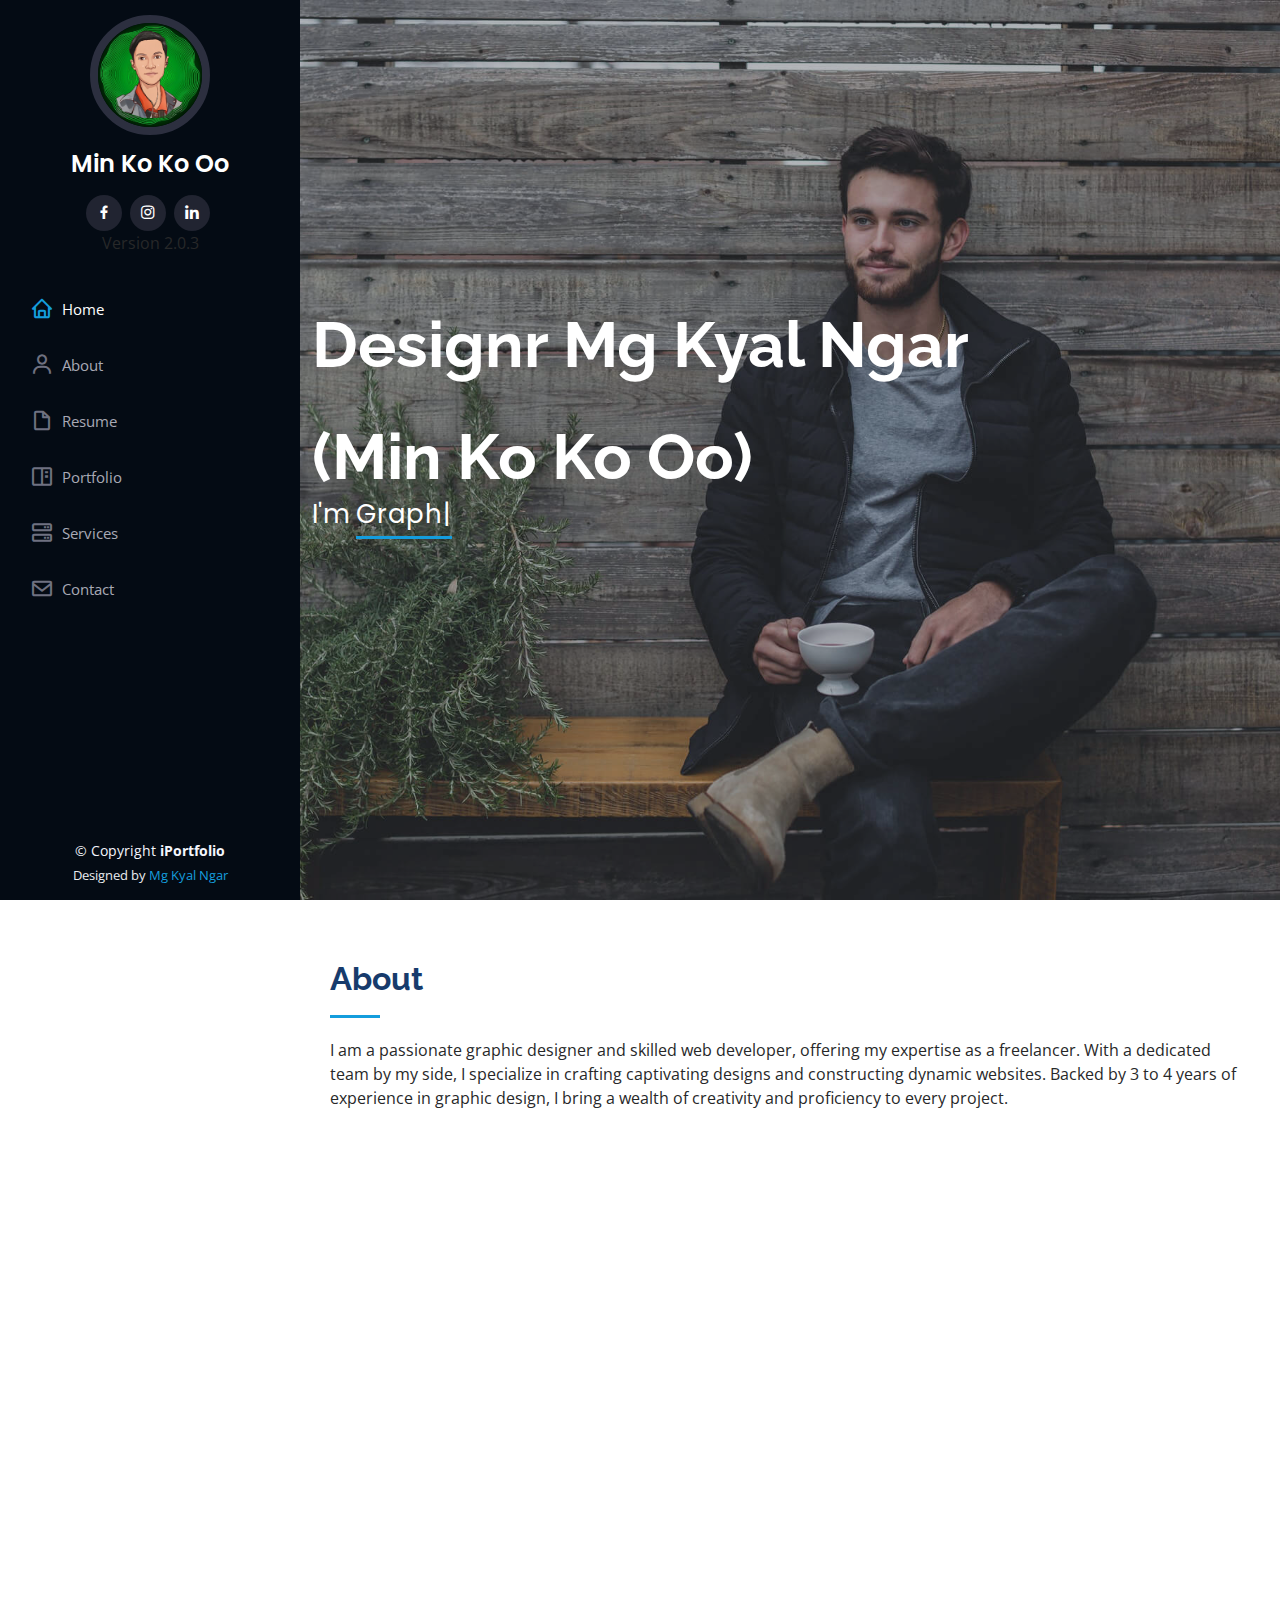
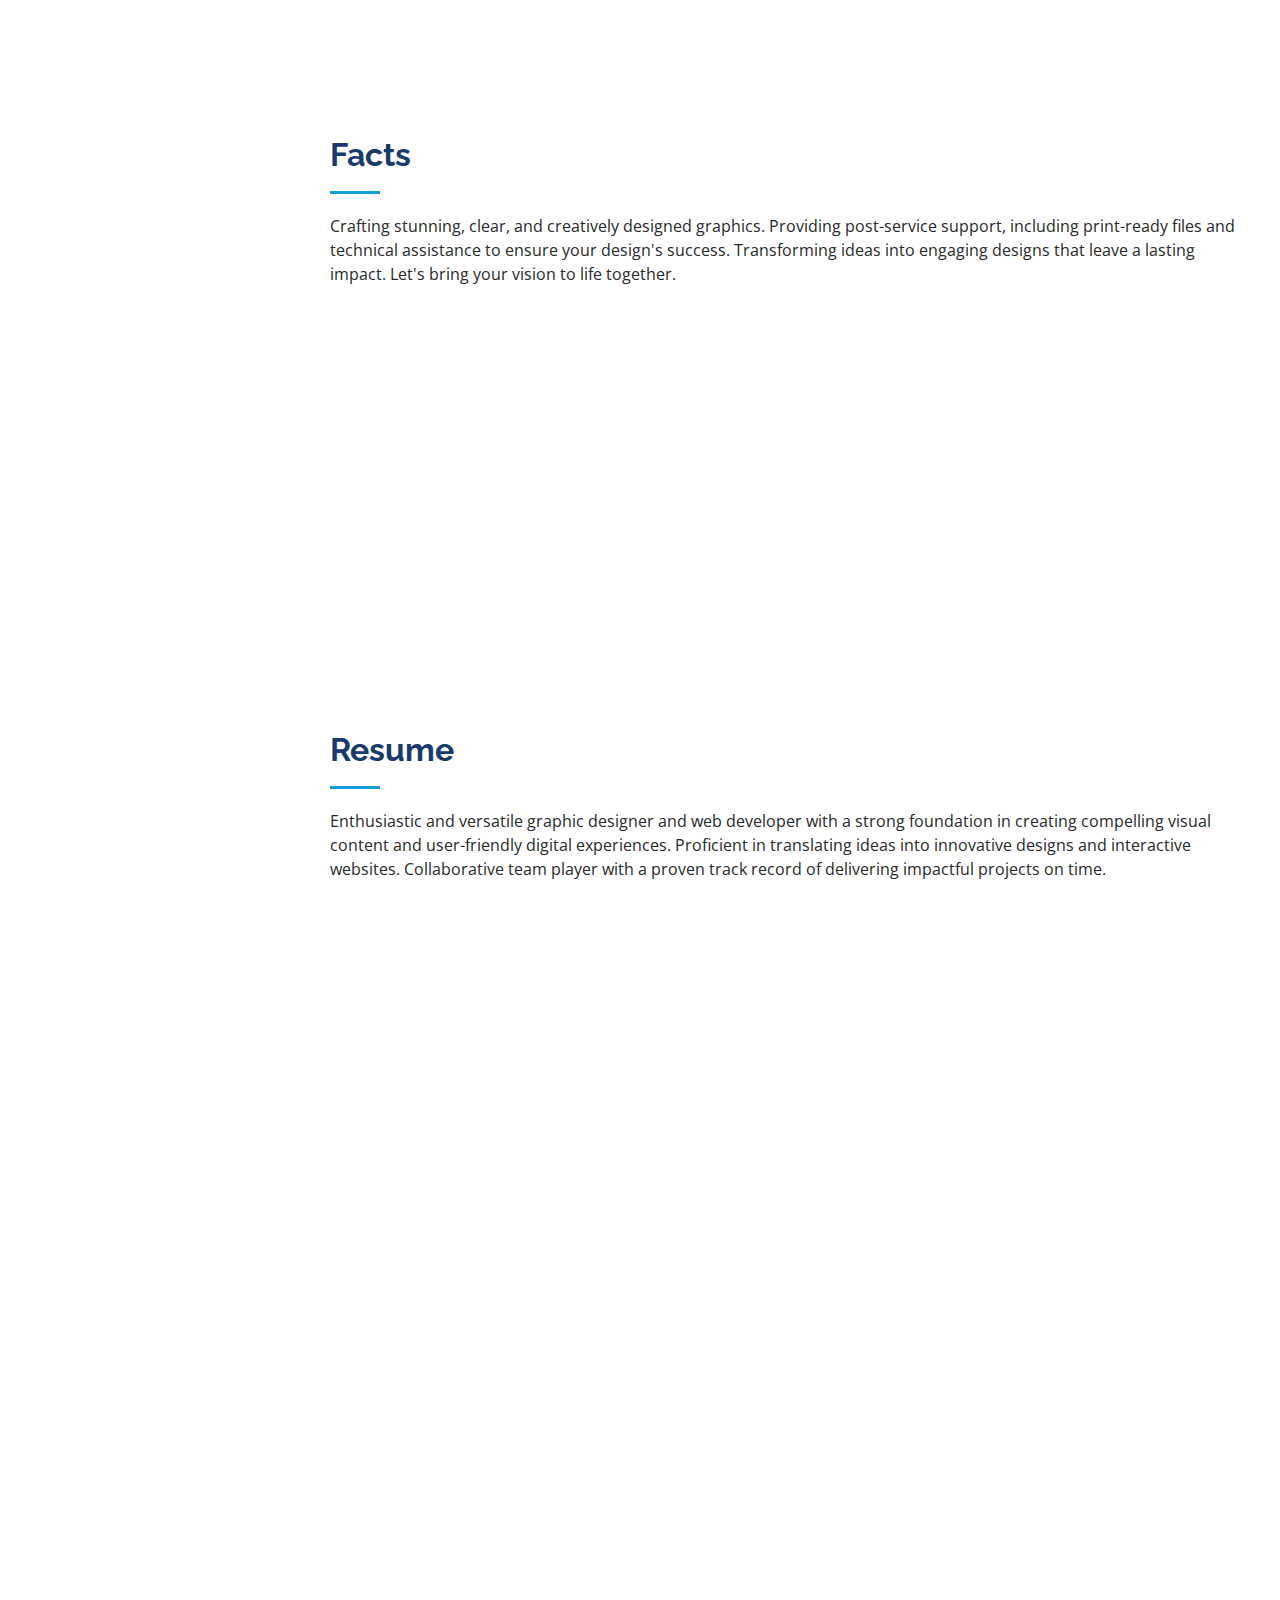
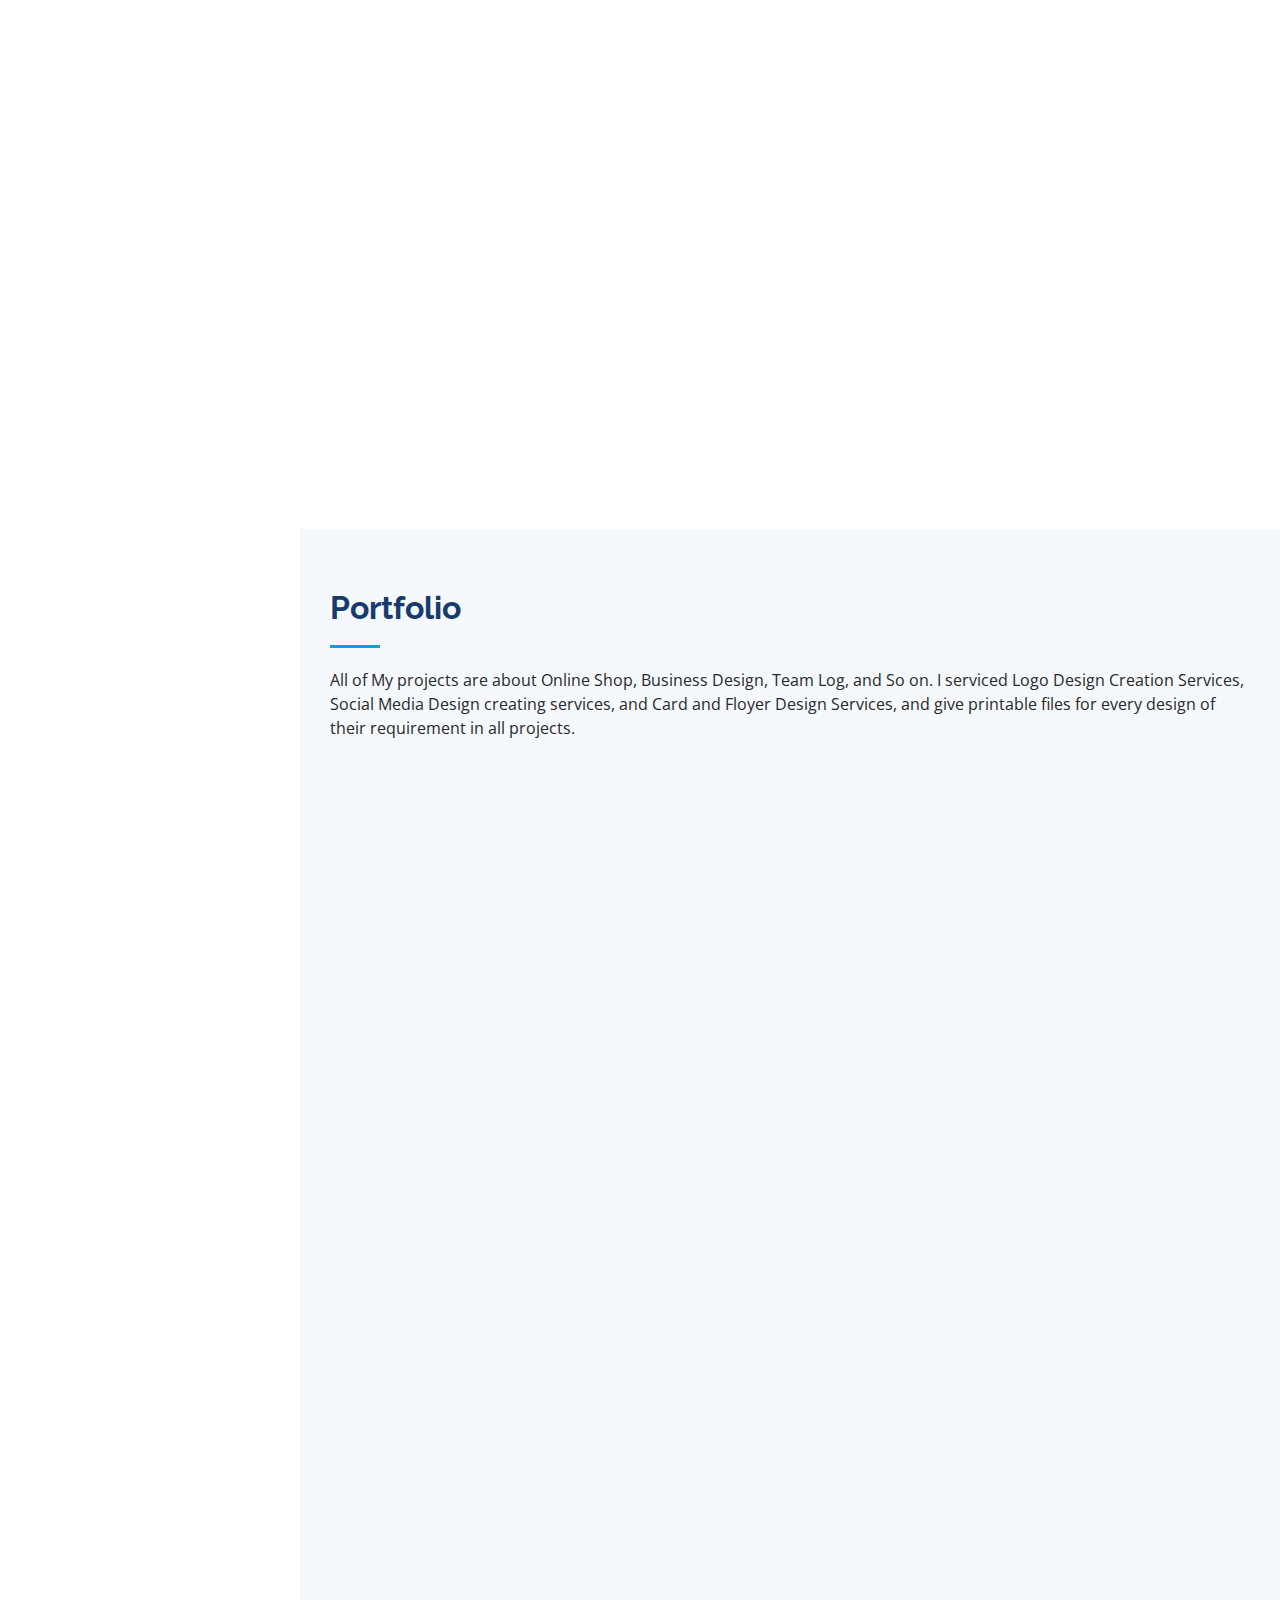
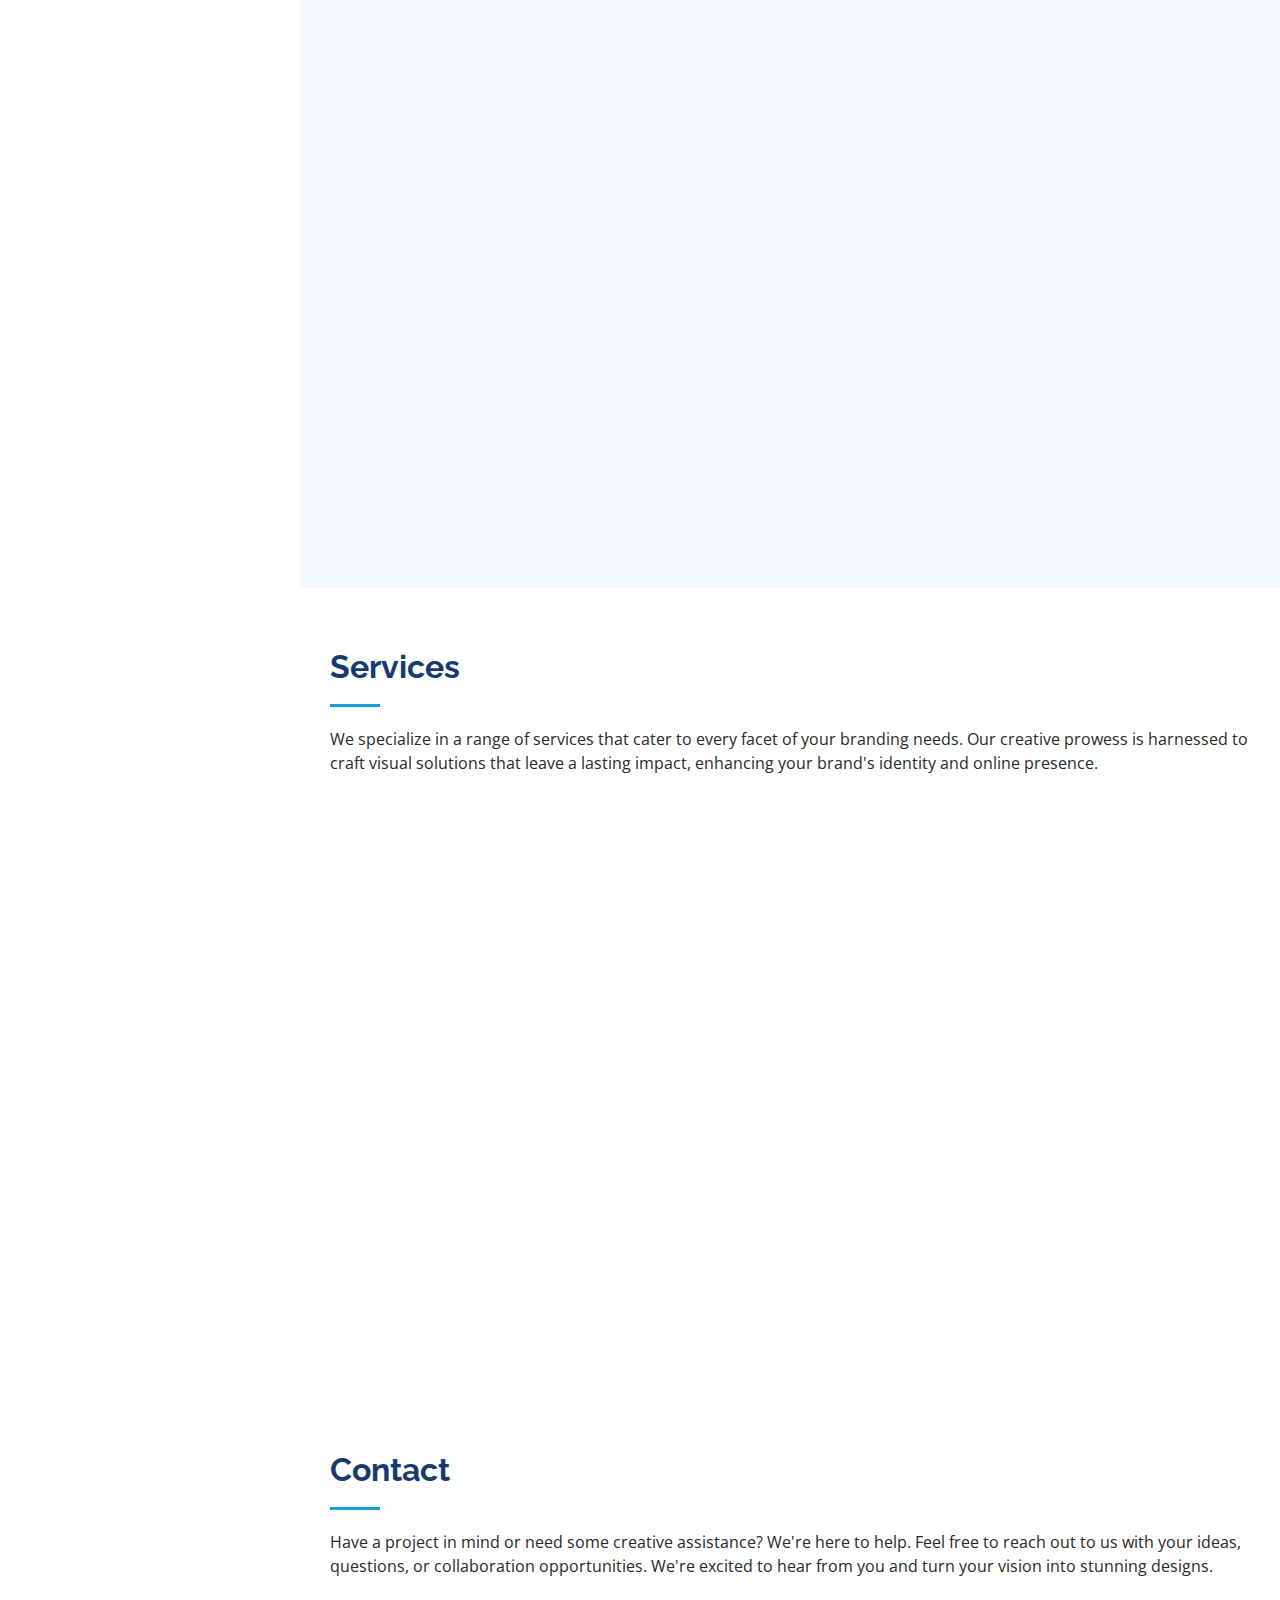
<file: index.html>
<!DOCTYPE html>
<html lang="en">

<head>
  <meta charset="utf-8">
  <meta content="width=device-width, initial-scale=1.0" name="viewport">

  <title>iPortfolio Bootstrap Template - Index</title>
  <meta content="" name="description">
  <meta content="" name="keywords">

  <!-- Favicons -->
  <link href="assets/img/favicon.png" rel="icon">
  <link href="assets/img/apple-touch-icon.png" rel="apple-touch-icon">

  <!-- Google Fonts -->
  <link href="https://fonts.googleapis.com/css?family=Open+Sans:300,300i,400,400i,600,600i,700,700i|Raleway:300,300i,400,400i,500,500i,600,600i,700,700i|Poppins:300,300i,400,400i,500,500i,600,600i,700,700i" rel="stylesheet">

  <!-- Vendor CSS Files -->
  <link href="assets/vendor/aos/aos.css" rel="stylesheet">
  <link href="assets/vendor/bootstrap/css/bootstrap.min.css" rel="stylesheet">
  <link href="assets/vendor/bootstrap-icons/bootstrap-icons.css" rel="stylesheet">
  <link href="assets/vendor/boxicons/css/boxicons.min.css" rel="stylesheet">
  <link href="assets/vendor/glightbox/css/glightbox.min.css" rel="stylesheet">
  <link href="assets/vendor/swiper/swiper-bundle.min.css" rel="stylesheet">

  <!-- Template Main CSS File -->
  <link href="assets/css/style.css" rel="stylesheet">

  <!-- =======================================================
  * Template Name: iPortfolio
  * Updated: Jul 27 2023 with Bootstrap v5.3.1
  * Template URL: https://bootstrapmade.com/iportfolio-bootstrap-portfolio-websites-template/
  * Author: BootstrapMade.com
  * License: https://bootstrapmade.com/license/
  ======================================================== -->
</head>

<body>

  <!-- ======= Mobile nav toggle button ======= -->
  <i class="bi bi-list mobile-nav-toggle d-xl-none"></i>

  <!-- ======= Header ======= -->
  <header id="header">
    <div class="d-flex flex-column">

      <div class="profile">
        <img src="assets/img/profile-img.jpg" alt="" class="img-fluid rounded-circle">
        <h1 class="text-light"><a href="index.html">Min Ko Ko Oo</option></a></h1>
        <div class="social-links mt-3 text-center">
          <!-- <a href="#" class="twitter"><i class="bx bxl-twitter"></i></a> -->
          <a href="https://www.facebook.com/DesignerMgKyalNgar" class="facebook"><i class="bx bxl-facebook"></i></a>
          <a href="https://www.instagram.com/mgkyalngar" class="instagram"><i class="bx bxl-instagram"></i></a>
          <!-- <a href="#" class="google-plus"><i class="bx bxl-skype"></i></a> -->
          <a href="https://mm.linkedin.com/in/min-ko-ko-oo-a61aa5134" class="linkedin"><i class="bx bxl-linkedin"></i></a>
        </div>
        <div><center>Version 2.0.3</center></div>
      </div>

      <nav id="navbar" class="nav-menu navbar">
        <ul>
          <li><a href="#hero" class="nav-link scrollto active"><i class="bx bx-home"></i> <span>Home</span></a></li>
          <li><a href="#about" class="nav-link scrollto"><i class="bx bx-user"></i> <span>About</span></a></li>
          <li><a href="#resume" class="nav-link scrollto"><i class="bx bx-file-blank"></i> <span>Resume</span></a></li>
          <li><a href="#portfolio" class="nav-link scrollto"><i class="bx bx-book-content"></i> <span>Portfolio</span></a></li>
          <li><a href="#services" class="nav-link scrollto"><i class="bx bx-server"></i> <span>Services</span></a></li>
          <li><a href="#contact" class="nav-link scrollto"><i class="bx bx-envelope"></i> <span>Contact</span></a></li>
        </ul>
      </nav><!-- .nav-menu -->
    </div>
  </header><!-- End Header -->

  <!-- ======= Hero Section ======= -->
  <section id="hero" class="d-flex flex-column justify-content-center align-items-center">
    <div class="hero-container" data-aos="fade-in">
      <h1>Designr Mg Kyal Ngar <br><br>
      (Min Ko Ko Oo)</h1>
      <p>I'm <span class="typed" data-typed-items="Graphic Designer, Web Developer, Freelancer"></span></p>
    </div>
  </section><!-- End Hero -->

  <main id="main">

    <!-- ======= About Section ======= -->
    <section id="about" class="about">
      <div class="container">

        <div class="section-title">
          <h2>About</h2>
          <p>I am a passionate graphic designer and skilled web developer, offering my expertise as a freelancer. With a dedicated team by my side, I specialize in crafting captivating designs and constructing dynamic websites. Backed by 3 to 4 years of experience in graphic design, I bring a wealth of creativity and proficiency to every project.</p>
        </div>

        <div class="row">
          <div class="col-lg-4" data-aos="fade-right">
            <img src="assets/img/profile-img.jpg" class="img-fluid" alt="">
          </div>
          <div class="col-lg-8 pt-4 pt-lg-0 content" data-aos="fade-left">
            <h3>Graphic Designer &amp; Web Developer.</h3>
            <p class="fst-italic">
              I offer a comprehensive suite of graphic design services, catering to diverse needs such as logo design, social media graphics, flyers, vinyl and signage artistry, menu card design, and beyond. My portfolio reflects a spectrum of innovative designs that encapsulate the unique essence of each project.
            </p>
            <div class="row">
              <div class="col-lg-6">
                <ul>
                  <!-- <li><i class="bi bi-chevron-right"></i> <strong>Age:</strong> <span>30</span></li> -->
                  <li><i class="bi bi-chevron-right"></i> <strong>Degree:</strong> <span>B.C.Sc (4th years).</span></li>
                  <li><i class="bi bi-chevron-right"></i> <strong>Email:</strong> <span>mkko32@gmail.com</span></li>
                  <li><i class="bi bi-chevron-right"></i> <strong>Freelance:</strong> <span>Available</span></li>
                </ul>
              </div>
              <div class="col-lg-6">
                <ul>
                  <li><i class="bi bi-chevron-right"></i> <strong>Birthday:</strong> <span>3 Dec 1992</span></li>
                  <!--
                  <li><i class="bi bi-chevron-right"></i> <strong>Website:</strong> <span>www.example.com</span></li> ready-->
                  <li><i class="bi bi-chevron-right"></i> <strong>Phone:</strong> <span>09 973734545</span></li>
                  <li><i class="bi bi-chevron-right"></i> <strong>City:</strong> <span>Yinkin Township, Yangon, Myanmar.</span></li>
                </ul>
              </div>
              
            </div>
            <p>
              With a commitment to providing top-notch graphic design solutions, I specialize in an array of services that span the visual spectrum. This encompasses everything from crafting impactful logos to designing engaging social media graphics. My expertise extends to the creation of eye-catching flyers, intricate vinyl and signage artworks, and thoughtfully curated menu card designs. My portfolio serves as a testament to the wide-ranging expertise I bring to each project, capturing the individual character and purpose of every endeavor.
            </p>
          </div>
        </div>

      </div>
    </section><!-- End About Section -->

    <!-- ======= Facts Section ======= -->
    <section id="facts" class="facts">
      <div class="container">

        <div class="section-title">
          <h2>Facts</h2>
          <p>Crafting stunning, clear, and creatively designed graphics. Providing post-service support, including print-ready files and technical assistance to ensure your design's success. Transforming ideas into engaging designs that leave a lasting impact. Let's bring your vision to life together.</p>
        </div>

        <div class="row no-gutters">

          <div class="col-lg-3 col-md-6 d-md-flex align-items-md-stretch" data-aos="fade-up">
            <div class="count-box">
              <i class="bi bi-emoji-smile"></i>
              <span data-purecounter-start="0" data-purecounter-end="232" data-purecounter-duration="1" class="purecounter"></span>
              <p><strong>Happy Clients</strong> We envision the joy that happy when you experience our services for the first time."</p>
            </div>
          </div>

          <div class="col-lg-3 col-md-6 d-md-flex align-items-md-stretch" data-aos="fade-up" data-aos-delay="100">
            <div class="count-box">
              <i class="bi bi-journal-richtext"></i>
              <span data-purecounter-start="0" data-purecounter-end="32" data-purecounter-duration="1" class="purecounter"></span>
              <p><strong>Projects</strong> We receive and then support to complete all project need. </p>
            </div>
          </div>

          <div class="col-lg-3 col-md-6 d-md-flex align-items-md-stretch" data-aos="fade-up" data-aos-delay="200">
            <div class="count-box">
              <i class="bi bi-headset"></i>
              <span data-purecounter-start="0" data-purecounter-end="1453" data-purecounter-duration="1" class="purecounter"></span>
              <p><strong>Hours Of Support</strong> We ever try to give more and more powerful support.</p>
            </div>
          </div>

          <div class="col-lg-3 col-md-6 d-md-flex align-items-md-stretch" data-aos="fade-up" data-aos-delay="300">
            <div class="count-box">
              <i class="bi bi-people"></i>
              <span data-purecounter-start="0" data-purecounter-end="27" data-purecounter-duration="1" class="purecounter"></span>
              <p><strong>Regulator Clients</strong> We are ready to support for all Big Regulator Clients.</p>
            </div>
          </div>

        </div>

      </div>
    </section><!-- End Facts Section -->

    <!-- ======= Skills Section ======= 
    <section id="skills" class="skills section-bg">
      <div class="container">

        <div class="section-title">
          <h2>Skills</h2>
          <p>Magnam dolores commodi suscipit. Necessitatibus eius consequatur ex aliquid fuga eum quidem. Sit sint consectetur velit. Quisquam quos quisquam cupiditate. Et nemo qui impedit suscipit alias ea. Quia fugiat sit in iste officiis commodi quidem hic quas.</p>
        </div>

        <div class="row skills-content">

          <div class="col-lg-6" data-aos="fade-up">

            <div class="progress">
              <span class="skill">HTML <i class="val">100%</i></span>
              <div class="progress-bar-wrap">
                <div class="progress-bar" role="progressbar" aria-valuenow="100" aria-valuemin="0" aria-valuemax="100"></div>
              </div>
            </div>

            <div class="progress">
              <span class="skill">CSS <i class="val">90%</i></span>
              <div class="progress-bar-wrap">
                <div class="progress-bar" role="progressbar" aria-valuenow="90" aria-valuemin="0" aria-valuemax="100"></div>
              </div>
            </div>

            <div class="progress">
              <span class="skill">JavaScript <i class="val">75%</i></span>
              <div class="progress-bar-wrap">
                <div class="progress-bar" role="progressbar" aria-valuenow="75" aria-valuemin="0" aria-valuemax="100"></div>
              </div>
            </div>

          </div>

          <div class="col-lg-6" data-aos="fade-up" data-aos-delay="100">

            <div class="progress">
              <span class="skill">PHP <i class="val">80%</i></span>
              <div class="progress-bar-wrap">
                <div class="progress-bar" role="progressbar" aria-valuenow="80" aria-valuemin="0" aria-valuemax="100"></div>
              </div>
            </div>

            <div class="progress">
              <span class="skill">WordPress/CMS <i class="val">90%</i></span>
              <div class="progress-bar-wrap">
                <div class="progress-bar" role="progressbar" aria-valuenow="90" aria-valuemin="0" aria-valuemax="100"></div>
              </div>
            </div>

            <div class="progress">
              <span class="skill">Photoshop <i class="val">55%</i></span>
              <div class="progress-bar-wrap">
                <div class="progress-bar" role="progressbar" aria-valuenow="55" aria-valuemin="0" aria-valuemax="100"></div>
              </div>
            </div>

          </div>

        </div>

      </div>
    </section>
     End Skills Section -->

    <!-- ======= Resume Section ======= -->
    <section id="resume" class="resume">
      <div class="container">

        <div class="section-title">
          <h2>Resume</h2>
          <p>Enthusiastic and versatile graphic designer and web developer with a strong foundation in creating compelling visual content and user-friendly digital experiences. Proficient in translating ideas into innovative designs and interactive websites. Collaborative team player with a proven track record of delivering impactful projects on time.</p>
        </div>

        <div class="row">
          <div class="col-lg-6" data-aos="fade-up">
            <h3 class="resume-title">Sumary</h3>
            <div class="resume-item pb-0">
              <h4>Strength</h4>
              <ul>
                <li>Helpful</li>
                <li>Teamwork</li>
                <li>Designed & Teaching</li>
                <li>Thinking about Concept</li>
                <li>Learn about new things</li>
                <li>Sales Products</li>
                <li>How Developed in Work</li>
              </ul>

              <h4>Skill</h4>
              <ul>
                <li><b>Microsoft Offices</b> (Excel, Word, PowerPoint)</li>
                <li><h6><b>Graphic Design Sofware</b></h6>
                  <ul>
                  <li>Photoshop</li>
                  <li>Ai</li>
                  <li>In Design</li>
                  <li>Corel Draw</li>
                </ul>
                </li>
                <li>Video Edited</li>
                <li>Data Entry, Data Analysis and Draw Diagrams.</li>
                <li>Website development</li>
                <li>Online Customers Service & Reply</li>
              </ul>
            </div>

            <h3 class="resume-title">Education</h3>
            <div class="resume-item">
              <h4>B.C.Sc (4th Years)</h4>
              <p><em>University of Computer Student, Yangon</em></p>
            </div>
            
          </div>
          <div class="col-lg-6" data-aos="fade-up" data-aos-delay="100">
            <h3 class="resume-title">Professional Experience</h3>
            <div class="resume-item">
              <h4>Senior graphic design specialist</h4>
              <h5>2018 - 2022</h5>
              <p><em>University Life Phone Accessories Co.Ltd.</em></p>
              <ul>
                <li>Lead in the design, development, and implementation of the graphic, layout, and production communication materials</li>
                <li>Delegate tasks to the 3 members of the design team and provide counsel on all aspects of the project.</li>
                <li>Supervise the assessment of all graphic materials in order to ensure quality and accuracy of the design</li>
                <li>Help Customer service and plan for social media marketing with Teamwork</li>
              </ul>
	    </div>
            <div class="resume-item">
              <h4>Manager </h4>
              <h5>2017-2018</h5>
              <p><em>Ngwe La Min Mobile Phone Mark</em></p>
              <ul>
                <li>Sale and Service for Phone Shop.</li>
                <li>Manage Daily Sales and Product information.</li>
              </ul>
            </div>
	   <div class="resume-item">
              <h4>Design Staff </h4>
              <h5>2016-2017</h5>
              <p><em>Young Ni Oo Vinyl Computer</em></p>
              <ul>
                <li>Work as Designer and Type Writer.</li>
                <li>Design for Vinyl, Address Card, Palmflat, and so on.</li>
              </ul>
            </div>
		  
	  <div class="resume-item">
              <h4>Teacher</h4>
              <h5>Family Business</h5>
              <p><em>MKKO Computer Group</em></p>
              <ul>
                <li>Teaching Computer Basic and Advance.</li>
                <li>Only Teaching 3 Students at a time for effective for them.</li>
                <li>Also teaching graphic design, using basic software and advanced Excel.</li>
              </ul>
            </div>
          </div>
        </div>

      </div>
    </section><!-- End Resume Section -->

    <!-- ======= Portfolio Section ======= -->
    <section id="portfolio" class="portfolio section-bg">
      <div class="container">

        <div class="section-title">
          <h2>Portfolio</h2>
          <p>All of My projects are about Online Shop, Business Design, Team Log, and So on.  I serviced Logo Design Creation Services, Social Media Design creating services, and Card and Floyer Design Services, and give printable files for every design of their requirement in all projects.</p>
        </div>

        <div class="row" data-aos="fade-up">
          <div class="col-lg-12 d-flex justify-content-center">
            <ul id="portfolio-flters">
              <li data-filter="*" class="filter-active">All</li>
              <li data-filter=".filter-online">Online Shop</li>
              <li data-filter=".filter-business">Business Design</li>
              <li data-filter=".filter-team">Team Logo</li>
            </ul>
          </div>
        </div>

        <div class="row portfolio-container" data-aos="fade-up" data-aos-delay="100">

          <div class="col-lg-4 col-md-6 portfolio-item filter-business">
            <div class="portfolio-wrap">
              <img src="assets/img/Phoenix Watch repair/PWR Main Color.jpg" class="img-fluid square" alt="">
              <div class="portfolio-links">
                <a href="assets/img/Phoenix Watch repair/PWR Main Color.jpg" data-gallery="portfolioGallery" class="portfolio-lightbox" title="App 1"><i class="bx bx-search"></i></a>
                <a href="Phoenix-Watch-Repair.html" title="More Details"><i class="bx bx-link"></i></a>
              </div>
            </div>
          </div>
		  <div class="col-lg-4 col-md-6 portfolio-item filter-business">
            <div class="portfolio-wrap">
              <img src="assets/img/Portfolio 2/portfolio-1.jpg" class="img-fluid square" alt="">
              <div class="portfolio-links">
                <a href="assets/img/Portfolio 2/portfolio-1.jpg" data-gallery="portfolioGallery" class="portfolio-lightbox" title="App 2"><i class="bx bx-search"></i></a>
                <a href="portfolio-details.html" title="More Details"><i class="bx bx-link"></i></a>
              </div>
            </div>
          </div>

          <div class="col-lg-4 col-md-6 portfolio-item filter-business">
            <div class="portfolio-wrap">
              <img src="assets/img/Portfolio 2/portfolio-2.jpg" class="img-fluid square" alt="">
              <div class="portfolio-links">
                <a href="assets/img/Portfolio 2/portfolio-2.jpg" data-gallery="portfolioGallery" class="portfolio-lightbox" title="Web 3"><i class="bx bx-search"></i></a>
                <a href="portfolio-details.html" title="More Details"><i class="bx bx-link"></i></a>
              </div>
            </div>
          </div>

          <div class="col-lg-4 col-md-6 portfolio-item filter-online">
            <div class="portfolio-wrap">
              <img src="assets/img/Portfolio 2/portfolio-3.jpg" class="img-fluid square" alt="">
              <div class="portfolio-links">
                <a href="assets/img/Portfolio 2/portfolio-3.jpg" data-gallery="portfolioGallery" class="portfolio-lightbox" title="App 3"><i class="bx bx-search"></i></a>
                <a href="portfolio-details.html" title="More Details"><i class="bx bx-link"></i></a>
              </div>
            </div>
          </div>

          <div class="col-lg-4 col-md-6 portfolio-item filter-online">
            <div class="portfolio-wrap">
              <img src="assets/img/Portfolio 2/portfolio-4.jpg" class="img-fluid square" alt="">
              <div class="portfolio-links">
                <a href="assets/img/Portfolio 2/portfolio-4.jpg" data-gallery="portfolioGallery" class="portfolio-lightbox" title="Card 2"><i class="bx bx-search"></i></a>
                <a href="portfolio-details.html" title="More Details"><i class="bx bx-link"></i></a>
              </div>
            </div>
          </div>

          <div class="col-lg-4 col-md-6 portfolio-item filter-team">
            <div class="portfolio-wrap">
              <img src="assets/img/Portfolio 2/portfolio-5.jpg" class="img-fluid square" alt="">
              <div class="portfolio-links">
                <a href="assets/img/Portfolio 2/portfolio-5.jpg" data-gallery="portfolioGallery" class="portfolio-lightbox" title="Web 2"><i class="bx bx-search"></i></a>
                <a href="portfolio-details.html" title="More Details"><i class="bx bx-link"></i></a>
              </div>
            </div>
          </div>

          <div class="col-lg-4 col-md-6 portfolio-item filter-business">
            <div class="portfolio-wrap">
              <img src="assets/img/Portfolio 2/portfolio-6.jpg" class="img-fluid square" alt="">
              <div class="portfolio-links">
                <a href="assets/img/Portfolio 2/portfolio-6.jpg" data-gallery="portfolioGallery" class="portfolio-lightbox" title="App 3"><i class="bx bx-search"></i></a>
                <a href="portfolio-details.html" title="More Details"><i class="bx bx-link"></i></a>
              </div>
            </div>
          </div>

          <div class="col-lg-4 col-md-6 portfolio-item filter-online">
            <div class="portfolio-wrap">
              <img src="assets/img/Portfolio 2/portfolio-7.jpg" class="img-fluid square" alt="">
              <div class="portfolio-links">
                <a href="assets/img/Portfolio 2/portfolio-7.jpg" data-gallery="portfolioGallery" class="portfolio-lightbox" title="Card 1"><i class="bx bx-search"></i></a>
                <a href="portfolio-details.html" title="More Details"><i class="bx bx-link"></i></a>
              </div>
            </div>
          </div>

          <div class="col-lg-4 col-md-6 portfolio-item filter-online">
            <div class="portfolio-wrap">
              <img src="assets/img/Portfolio 2/portfolio-8.jpg" class="img-fluid square" alt="">
              <div class="portfolio-links">
                <a href="assets/img/Portfolio 2/portfolio-8.jpg" data-gallery="portfolioGallery" class="portfolio-lightbox" title="Card 3"><i class="bx bx-search"></i></a>
                <a href="portfolio-details.html" title="More Details"><i class="bx bx-link"></i></a>
              </div>
            </div>
          </div>

          <div class="col-lg-4 col-md-6 portfolio-item filter-business">
            <div class="portfolio-wrap">
              <img src="assets/img/Portfolio 2/portfolio-9.jpg" class="img-fluid square" alt="">
              <div class="portfolio-links">
                <a href="assets/img/Portfolio 2/portfolio-9.jpg" data-gallery="portfolioGallery" class="portfolio-lightbox" title="Web 3"><i class="bx bx-search"></i></a>
                <a href="portfolio-details.html" title="More Details"><i class="bx bx-link"></i></a>
              </div>
            </div>
          </div>

        </div>

      </div>
    </section><!-- End Portfolio Section -->

    <!-- ======= Services Section ======= -->
    <section id="services" class="services">
      <div class="container">

        <div class="section-title">
          <h2>Services</h2>
          <p>We specialize in a range of services that cater to every facet of your branding needs. Our creative prowess is harnessed to craft visual solutions that leave a lasting impact, enhancing your brand's identity and online presence.</p>
        </div>

        <div class="row">
          <div class="col-lg-4 col-md-6 icon-box" data-aos="fade-up">
            <div class="icon"><i class="bi bi-star-fill"></i></div>
            <h4 class="title"><a href="">Logo Designs</a></h4>
            <p class="description">A logo is the visual cornerstone of your brand. Our team meticulously crafts unique and memorable logos that encapsulate your essence, embodying your values and message in a single symbol.
            </p>
          </div>
          <div class="col-lg-4 col-md-6 icon-box" data-aos="fade-up" data-aos-delay="100">
            <div class="icon"><i class="bi bi-bar-chart"></i></div>
            <h4 class="title"><a href="">Social Media Designs</a></h4>
            <p class="description">In the digital age, a strong social media presence is paramount. We create captivating graphics tailored to various platforms, ensuring your message stands out in the noise and resonates with your audience.</p>
          </div>
          <div class="col-lg-4 col-md-6 icon-box" data-aos="fade-up" data-aos-delay="200">
            <div class="icon"><i class="bi bi-card-checklist"></i></div>
            <h4 class="title"><a href="">Card Designs</a></h4>
            <p class="description">From business cards that reflect your professionalism to eye-catching event invitations, our card designs capture the essence of your message while leaving a mark.</p>
          </div>
          <div class="col-lg-4 col-md-6 icon-box" data-aos="fade-up" data-aos-delay="300">
            <div class="icon"><i class="bi bi-file-image"></i></div>
            <h4 class="title"><a href="">Vinyl Design</a></h4>
            <p class="description">Vinyl and signage are often the first touchpoints for potential clients. Our vinyl designs make a statement, conveying your brand's personality and professionalism with vibrant visuals that demand attention.</p>
          </div>
          <div class="col-lg-4 col-md-6 icon-box" data-aos="fade-up" data-aos-delay="400">
            <div class="icon"><i class="bi bi-journal-richtext"></i></div>
            <h4 class="title"><a href="">Company Profile Design</a></a></h4>
            <p class="description">Your company profile is your narrative in the business world. We shape profiles that tell your story eloquently, with well-structured layouts and engaging visuals that build trust and intrigue.</p>
          </div>
          <div class="col-lg-4 col-md-6 icon-box" data-aos="fade-up" data-aos-delay="500">
            <div class="icon"><i class="bi bi-layout-text-window-reverse"></i></div>
            <h4 class="title"><a href="">Web Site Design and Development</a></h4>
            <p class="description">A website is your digital storefront. Our web design and development services create visually appealing and user-friendly websites that elevate user experiences, leaving a lasting impression.</p>
          </div>
        </div>

      </div>
    </section><!-- End Services Section -->

    <!-- ======= Testimonials Section ======= -->
    <!--
    <section id="testimonials" class="testimonials section-bg">
      <div class="container">

        <div class="section-title">
          <h2>Testimonials</h2>
          <p>Magnam dolores commodi suscipit. Necessitatibus eius consequatur ex aliquid fuga eum quidem. Sit sint consectetur velit. Quisquam quos quisquam cupiditate. Et nemo qui impedit suscipit alias ea. Quia fugiat sit in iste officiis commodi quidem hic quas.</p>
        </div>

        <div class="testimonials-slider swiper" data-aos="fade-up" data-aos-delay="100">
          <div class="swiper-wrapper">

            <div class="swiper-slide">
              <div class="testimonial-item" data-aos="fade-up">
                <p>
                  <i class="bx bxs-quote-alt-left quote-icon-left"></i>
                  Proin iaculis purus consequat sem cure digni ssim donec porttitora entum suscipit rhoncus. Accusantium quam, ultricies eget id, aliquam eget nibh et. Maecen aliquam, risus at semper.
                  <i class="bx bxs-quote-alt-right quote-icon-right"></i>
                </p>
                <img src="assets/img/testimonials/testimonials-1.jpg" class="testimonial-img" alt="">
                <h3>Saul Goodman</h3>
                <h4>Ceo &amp; Founder</h4>
              </div>
            </div>
            <- End testimonial item >

            <div class="swiper-slide">
              <div class="testimonial-item" data-aos="fade-up" data-aos-delay="100">
                <p>
                  <i class="bx bxs-quote-alt-left quote-icon-left"></i>
                  Export tempor illum tamen malis malis eram quae irure esse labore quem cillum quid cillum eram malis quorum velit fore eram velit sunt aliqua noster fugiat irure amet legam anim culpa.
                  <i class="bx bxs-quote-alt-right quote-icon-right"></i>
                </p>
                <img src="assets/img/testimonials/testimonials-2.jpg" class="testimonial-img" alt="">
                <h3>Sara Wilsson</h3>
                <h4>Designer</h4>
              </div>
            </div><- End testimonial item >

            <div class="swiper-slide">
              <div class="testimonial-item" data-aos="fade-up" data-aos-delay="200">
                <p>
                  <i class="bx bxs-quote-alt-left quote-icon-left"></i>
                  Enim nisi quem export duis labore cillum quae magna enim sint quorum nulla quem veniam duis minim tempor labore quem eram duis noster aute amet eram fore quis sint minim.
                  <i class="bx bxs-quote-alt-right quote-icon-right"></i>
                </p>
                <img src="assets/img/testimonials/testimonials-3.jpg" class="testimonial-img" alt="">
                <h3>Jena Karlis</h3>
                <h4>Store Owner</h4>
              </div>
            </div><- End testimonial item >

            <div class="swiper-slide">
              <div class="testimonial-item" data-aos="fade-up" data-aos-delay="300">
                <p>
                  <i class="bx bxs-quote-alt-left quote-icon-left"></i>
                  Fugiat enim eram quae cillum dolore dolor amet nulla culpa multos export minim fugiat minim velit minim dolor enim duis veniam ipsum anim magna sunt elit fore quem dolore labore illum veniam.
                  <i class="bx bxs-quote-alt-right quote-icon-right"></i>
                </p>
                <img src="assets/img/testimonials/testimonials-4.jpg" class="testimonial-img" alt="">
                <h3>Matt Brandon</h3>
                <h4>Freelancer</h4>
              </div>
            </div><- End testimonial item >

            <div class="swiper-slide">
              <div class="testimonial-item" data-aos="fade-up" data-aos-delay="400">
                <p>
                  <i class="bx bxs-quote-alt-left quote-icon-left"></i>
                  Quis quorum aliqua sint quem legam fore sunt eram irure aliqua veniam tempor noster veniam enim culpa labore duis sunt culpa nulla illum cillum fugiat legam esse veniam culpa fore nisi cillum quid.
                  <i class="bx bxs-quote-alt-right quote-icon-right"></i>
                </p>
                <img src="assets/img/testimonials/testimonials-5.jpg" class="testimonial-img" alt="">
                <h3>John Larson</h3>
                <h4>Entrepreneur</h4>
              </div>
            </div><- End testimonial item >

          </div>
          <div class="swiper-pagination"></div>
        </div>

      </div>
    </section>
  -->
    <!-- End Testimonials Section -->

    <!-- ======= Contact Section ======= -->
    <section id="contact" class="contact">
      <div class="container">

        <div class="section-title">
          <h2>Contact</h2>
          <p>Have a project in mind or need some creative assistance? We're here to help. Feel free to reach out to us with your ideas, questions, or collaboration opportunities. We're excited to hear from you and turn your vision into stunning designs.</p>
        </div>

        <div class="row" data-aos="fade-in">

          <div class="col-lg-5 d-flex align-items-stretch">
            <div class="info">
              <div class="address">
                <i class="bi bi-geo-alt"></i>
                <h4>Location:</h4>
                <p>Yangon, Myanmar.</p>
              </div>

              <div class="email">
                <i class="bi bi-envelope"></i>
                <h4>Email:</h4>
                <p>mkko32@gmail.com</p>
              </div>

              <div class="phone">
                <i class="bi bi-phone"></i>
                <h4>Call:</h4>
                <p>+959 973734545</p>
              </div>
              <!--
              <iframe src="https://www.google.com/maps/embed?pb=!1m14!1m8!1m3!1d12097.433213460943!2d-74.0062269!3d40.7101282!3m2!1i1024!2i768!4f13.1!3m3!1m2!1s0x0%3A0xb89d1fe6bc499443!2sDowntown+Conference+Center!5e0!3m2!1smk!2sbg!4v1539943755621" frameborder="0" style="border:0; width: 100%; height: 290px;" allowfullscreen></iframe>-->
              <p>
                <h4>Looking forward to connecting with you!</h4></p>
            </div>

          </div>

          <div class="col-lg-7 mt-5 mt-lg-0 d-flex align-items-stretch">
            <form action="forms/contact.php" method="post" role="form" class="php-email-form">
              <div class="row">
                <div class="form-group col-md-6">
                  <label for="name">Your Name</label>
                  <input type="text" name="name" class="form-control" id="name" required>
                </div>
                <div class="form-group col-md-6">
                  <label for="name">Your Email</label>
                  <input type="email" class="form-control" name="email" id="email" required>
                </div>
              </div>
              <div class="form-group">
                <label for="name">Subject</label>
                <input type="text" class="form-control" name="subject" id="subject" required>
              </div>
              <div class="form-group">
                <label for="name">Message</label>
                <textarea class="form-control" name="message" rows="10" required></textarea>
              </div>
              <div class="my-3">
                <div class="loading">Loading</div>
                <div class="error-message"></div>
                <div class="sent-message">Your message has been sent. Thank you!</div>
              </div>
              <div class="text-center"><button type="submit">Send Message</button></div>
            </form>
          </div>

        </div>

      </div>
    </section><!-- End Contact Section -->

  </main><!-- End #main -->

  <!-- ======= Footer ======= -->
  <footer id="footer">
    <div class="container">
      <div class="copyright">
        &copy; Copyright <strong><span>iPortfolio</span></strong>
      </div>
      <div class="credits">
        <!-- All the links in the footer should remain intact. -->
        <!-- You can delete the links only if you purchased the pro version. -->
        <!-- Licensing information: https://bootstrapmade.com/license/ -->
        <!-- Purchase the pro version with working PHP/AJAX contact form: https://bootstrapmade.com/iportfolio-bootstrap-portfolio-websites-template/ -->
        Designed by <a href="#">Mg Kyal Ngar</a>
      </div>
    </div>
  </footer><!-- End  Footer -->

  <a href="#" class="back-to-top d-flex align-items-center justify-content-center"><i class="bi bi-arrow-up-short"></i></a>

  <!-- Vendor JS Files -->
  <script src="assets/vendor/purecounter/purecounter_vanilla.js"></script>
  <script src="assets/vendor/aos/aos.js"></script>
  <script src="assets/vendor/bootstrap/js/bootstrap.bundle.min.js"></script>
  <script src="assets/vendor/glightbox/js/glightbox.min.js"></script>
  <script src="assets/vendor/isotope-layout/isotope.pkgd.min.js"></script>
  <script src="assets/vendor/swiper/swiper-bundle.min.js"></script>
  <script src="assets/vendor/typed.js/typed.umd.js"></script>
  <script src="assets/vendor/waypoints/noframework.waypoints.js"></script>
  <script src="assets/vendor/php-email-form/validate.js"></script>

  <!-- Template Main JS File -->
  <script src="assets/js/main.js"></script>

</body>

</html>
</file>
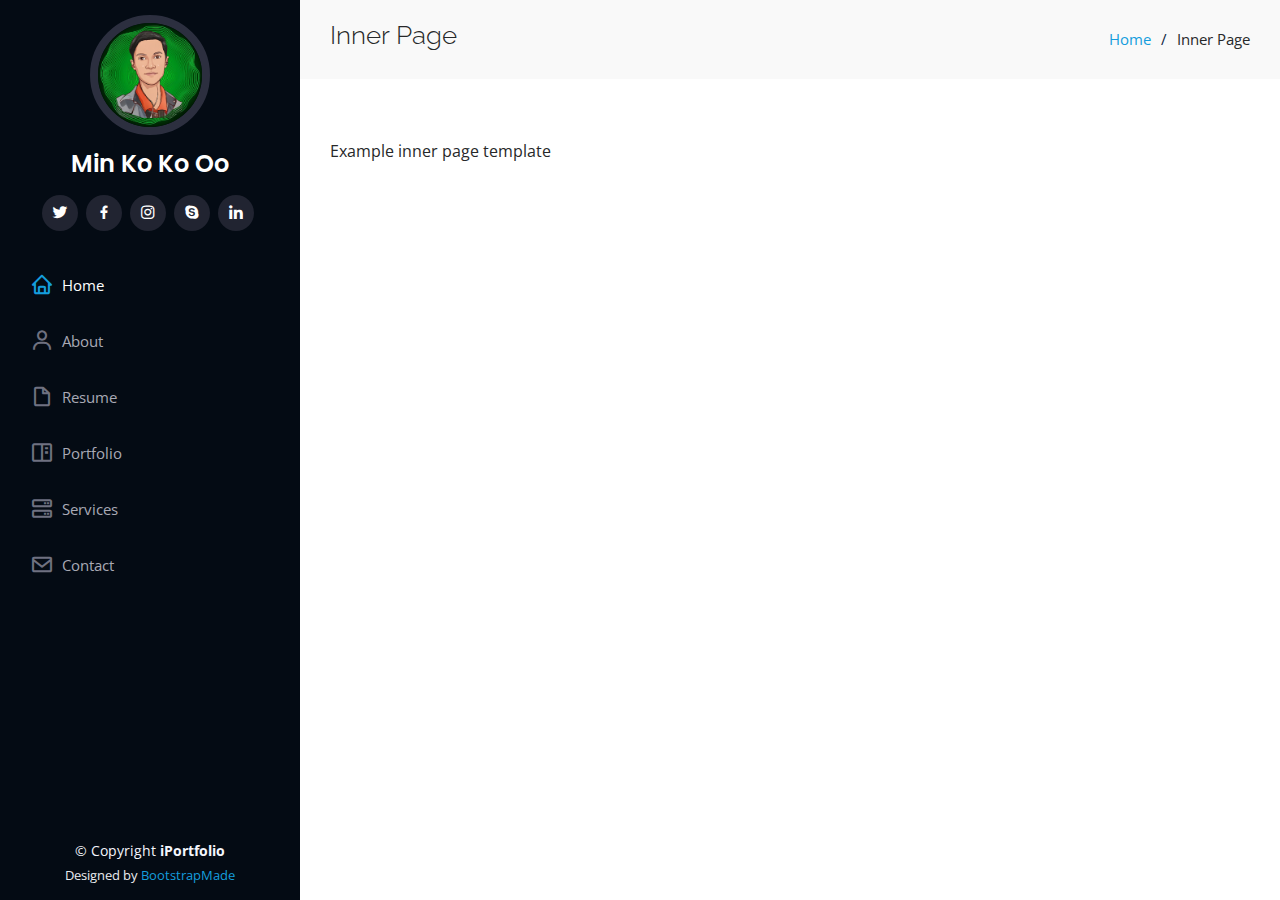
<file: inner-page.html>
<!DOCTYPE html>
<html lang="en">

<head>
  <meta charset="utf-8">
  <meta content="width=device-width, initial-scale=1.0" name="viewport">

  <title>Inner Page - iPortfolio Bootstrap Template</title>
  <meta content="" name="description">
  <meta content="" name="keywords">

  <!-- Favicons -->
  <link href="assets/img/favicon.png" rel="icon">
  <link href="assets/img/apple-touch-icon.png" rel="apple-touch-icon">

  <!-- Google Fonts -->
  <link href="https://fonts.googleapis.com/css?family=Open+Sans:300,300i,400,400i,600,600i,700,700i|Raleway:300,300i,400,400i,500,500i,600,600i,700,700i|Poppins:300,300i,400,400i,500,500i,600,600i,700,700i" rel="stylesheet">

  <!-- Vendor CSS Files -->
  <link href="assets/vendor/aos/aos.css" rel="stylesheet">
  <link href="assets/vendor/bootstrap/css/bootstrap.min.css" rel="stylesheet">
  <link href="assets/vendor/bootstrap-icons/bootstrap-icons.css" rel="stylesheet">
  <link href="assets/vendor/boxicons/css/boxicons.min.css" rel="stylesheet">
  <link href="assets/vendor/glightbox/css/glightbox.min.css" rel="stylesheet">
  <link href="assets/vendor/swiper/swiper-bundle.min.css" rel="stylesheet">

  <!-- Template Main CSS File -->
  <link href="assets/css/style.css" rel="stylesheet">

  <!-- =======================================================
  * Template Name: iPortfolio
  * Updated: Jul 27 2023 with Bootstrap v5.3.1
  * Template URL: https://bootstrapmade.com/iportfolio-bootstrap-portfolio-websites-template/
  * Author: BootstrapMade.com
  * License: https://bootstrapmade.com/license/
  ======================================================== -->
</head>

<body>

  <!-- ======= Mobile nav toggle button ======= -->
  <i class="bi bi-list mobile-nav-toggle d-xl-none"></i>

  <!-- ======= Header ======= -->
  <header id="header">
    <div class="d-flex flex-column">

      <div class="profile">
        <img src="assets/img/profile-img.jpg" alt="" class="img-fluid rounded-circle">
        <h1 class="text-light"><a href="index.html">Min Ko Ko Oo</a></h1>
        <div class="social-links mt-3 text-center">
          <a href="#" class="twitter"><i class="bx bxl-twitter"></i></a>
          <a href="#" class="facebook"><i class="bx bxl-facebook"></i></a>
          <a href="#" class="instagram"><i class="bx bxl-instagram"></i></a>
          <a href="#" class="google-plus"><i class="bx bxl-skype"></i></a>
          <a href="#" class="linkedin"><i class="bx bxl-linkedin"></i></a>
        </div>
      </div>

      <nav id="navbar" class="nav-menu navbar">
        <ul>
          <li><a href="#hero" class="nav-link scrollto active"><i class="bx bx-home"></i> <span>Home</span></a></li>
          <li><a href="#about" class="nav-link scrollto"><i class="bx bx-user"></i> <span>About</span></a></li>
          <li><a href="#resume" class="nav-link scrollto"><i class="bx bx-file-blank"></i> <span>Resume</span></a></li>
          <li><a href="#portfolio" class="nav-link scrollto"><i class="bx bx-book-content"></i> <span>Portfolio</span></a></li>
          <li><a href="#services" class="nav-link scrollto"><i class="bx bx-server"></i> <span>Services</span></a></li>
          <li><a href="#contact" class="nav-link scrollto"><i class="bx bx-envelope"></i> <span>Contact</span></a></li>
        </ul>
      </nav><!-- .nav-menu -->
    </div>
  </header><!-- End Header -->

  <main id="main">

    <!-- ======= Breadcrumbs ======= -->
    <section class="breadcrumbs">
      <div class="container">

        <div class="d-flex justify-content-between align-items-center">
          <h2>Inner Page</h2>
          <ol>
            <li><a href="index.html">Home</a></li>
            <li>Inner Page</li>
          </ol>
        </div>

      </div>
    </section><!-- End Breadcrumbs -->

    <section class="inner-page">
      <div class="container">
        <p>
          Example inner page template
        </p>
      </div>
    </section>

  </main><!-- End #main -->

  <!-- ======= Footer ======= -->
  <footer id="footer">
    <div class="container">
      <div class="copyright">
        &copy; Copyright <strong><span>iPortfolio</span></strong>
      </div>
      <div class="credits">
        <!-- All the links in the footer should remain intact. -->
        <!-- You can delete the links only if you purchased the pro version. -->
        <!-- Licensing information: https://bootstrapmade.com/license/ -->
        <!-- Purchase the pro version with working PHP/AJAX contact form: https://bootstrapmade.com/iportfolio-bootstrap-portfolio-websites-template/ -->
        Designed by <a href="https://bootstrapmade.com/">BootstrapMade</a>
      </div>
    </div>
  </footer><!-- End  Footer -->

  <a href="#" class="back-to-top d-flex align-items-center justify-content-center"><i class="bi bi-arrow-up-short"></i></a>

  <!-- Vendor JS Files -->
  <script src="assets/vendor/purecounter/purecounter_vanilla.js"></script>
  <script src="assets/vendor/aos/aos.js"></script>
  <script src="assets/vendor/bootstrap/js/bootstrap.bundle.min.js"></script>
  <script src="assets/vendor/glightbox/js/glightbox.min.js"></script>
  <script src="assets/vendor/isotope-layout/isotope.pkgd.min.js"></script>
  <script src="assets/vendor/swiper/swiper-bundle.min.js"></script>
  <script src="assets/vendor/typed.js/typed.umd.js"></script>
  <script src="assets/vendor/waypoints/noframework.waypoints.js"></script>
  <script src="assets/vendor/php-email-form/validate.js"></script>

  <!-- Template Main JS File -->
  <script src="assets/js/main.js"></script>

</body>

</html>
</file>
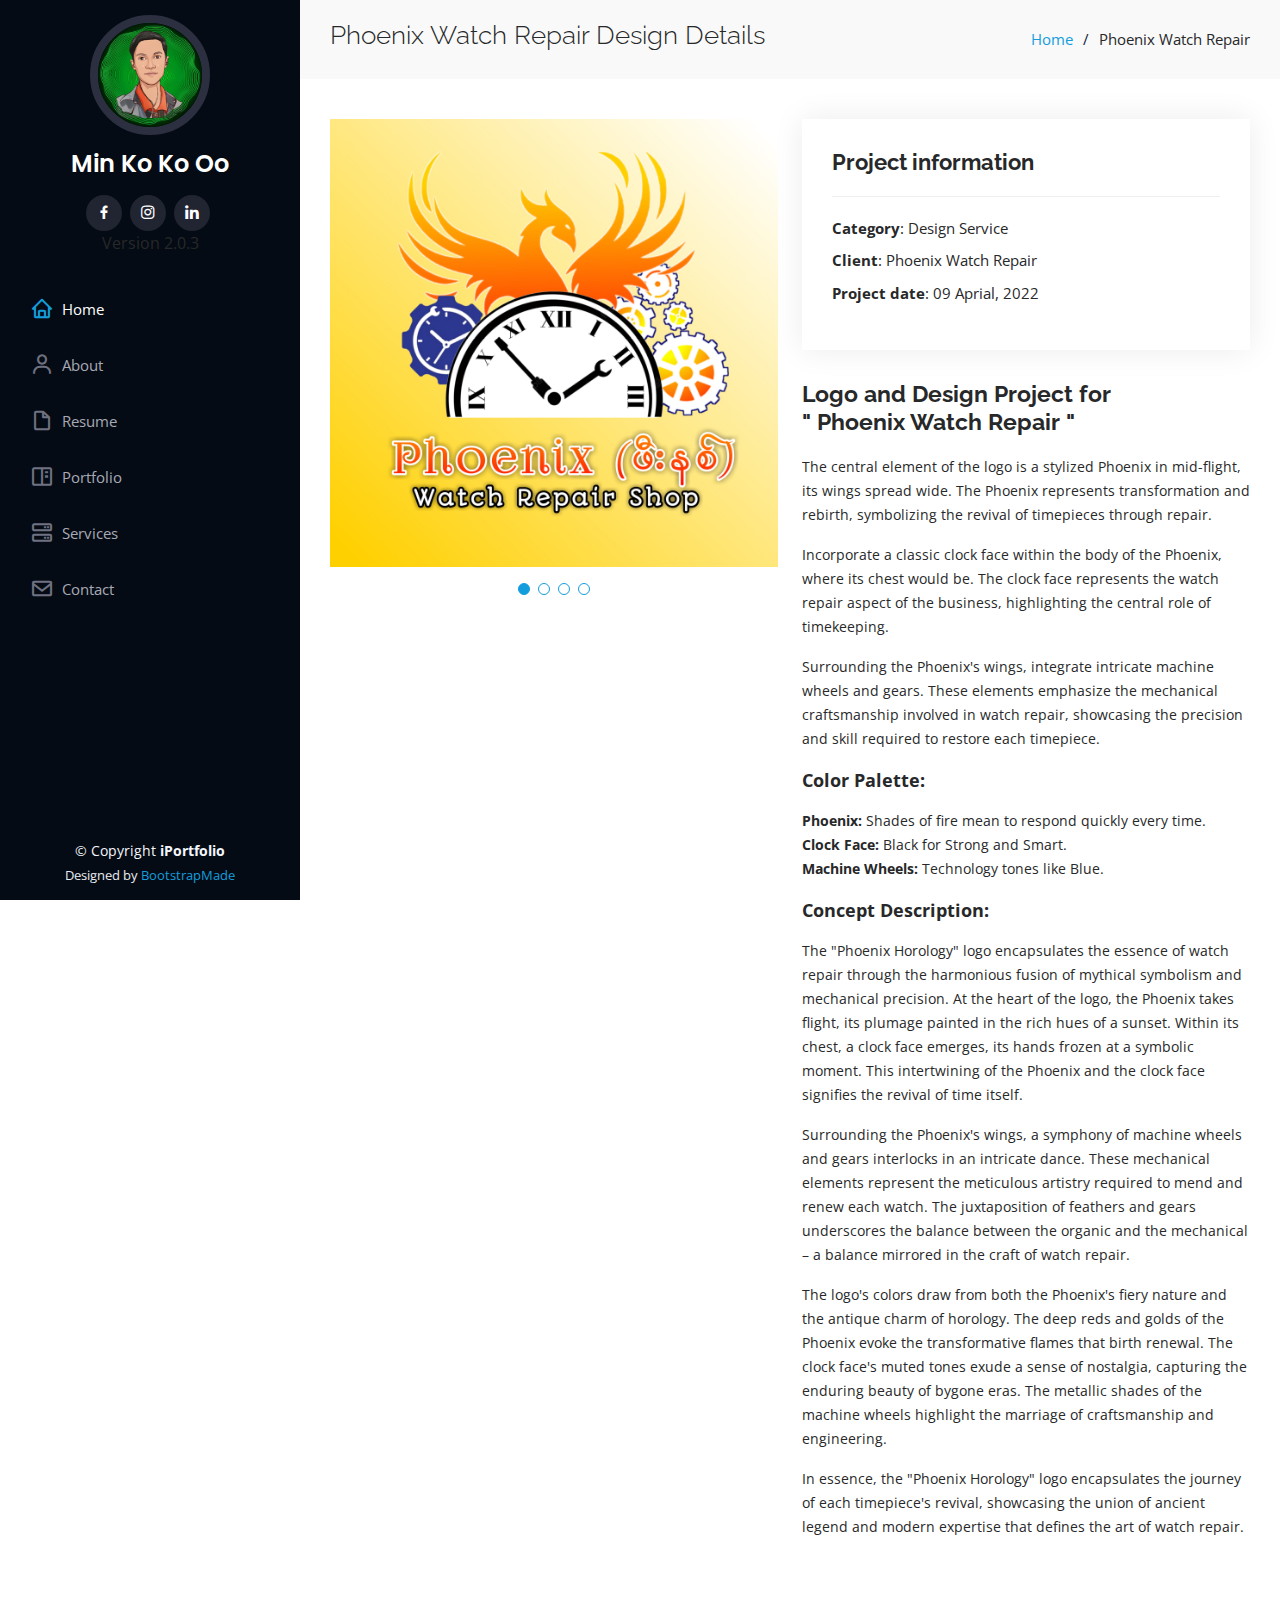
<file: Phoenix Watch repair.html>
<!DOCTYPE html>
<html lang="en">

<head>
  <meta charset="utf-8">
  <meta content="width=device-width, initial-scale=1.0" name="viewport">

  <title>Phoenix Watch Repair</title>
  <meta content="" name="description">
  <meta content="" name="keywords">

  <!-- Favicons -->
  <link href="assets/img/favicon.png" rel="icon">
  <link href="assets/img/apple-touch-icon.png" rel="apple-touch-icon">

  <!-- Google Fonts -->
  <link href="https://fonts.googleapis.com/css?family=Open+Sans:300,300i,400,400i,600,600i,700,700i|Raleway:300,300i,400,400i,500,500i,600,600i,700,700i|Poppins:300,300i,400,400i,500,500i,600,600i,700,700i" rel="stylesheet">

  <!-- Vendor CSS Files -->
  <link href="assets/vendor/aos/aos.css" rel="stylesheet">
  <link href="assets/vendor/bootstrap/css/bootstrap.min.css" rel="stylesheet">
  <link href="assets/vendor/bootstrap-icons/bootstrap-icons.css" rel="stylesheet">
  <link href="assets/vendor/boxicons/css/boxicons.min.css" rel="stylesheet">
  <link href="assets/vendor/glightbox/css/glightbox.min.css" rel="stylesheet">
  <link href="assets/vendor/swiper/swiper-bundle.min.css" rel="stylesheet">

  <!-- Template Main CSS File -->
  <link href="assets/css/style.css" rel="stylesheet">

  <!-- =======================================================
  * Template Name: iPortfolio
  * Updated: Jul 27 2023 with Bootstrap v5.3.1
  * Template URL: https://bootstrapmade.com/iportfolio-bootstrap-portfolio-websites-template/
  * Author: BootstrapMade.com
  * License: https://bootstrapmade.com/license/
  ======================================================== -->


</head>

<body>

  <!-- ======= Mobile nav toggle button ======= -->
  <i class="bi bi-list mobile-nav-toggle d-xl-none"></i>

  <!-- ======= Header ======= -->
  <header id="header">
    <div class="d-flex flex-column">

      <div class="profile">
        <img src="assets/img/profile-img.jpg" alt="" class="img-fluid rounded-circle">
        <h1 class="text-light"><a href="index.html">Min Ko Ko Oo</option></a></h1>
        <div class="social-links mt-3 text-center">
          <!-- <a href="#" class="twitter"><i class="bx bxl-twitter"></i></a> -->
          <a href="https://www.facebook.com/DesignerMgKyalNgar" class="facebook"><i class="bx bxl-facebook"></i></a>
          <a href="https://www.instagram.com/mgkyalngar" class="instagram"><i class="bx bxl-instagram"></i></a>
          <!-- <a href="#" class="google-plus"><i class="bx bxl-skype"></i></a> -->
          <a href="https://mm.linkedin.com/in/min-ko-ko-oo-a61aa5134" class="linkedin"><i class="bx bxl-linkedin"></i></a>
        </div>
        <div><center>Version 2.0.3</center></div>
      </div>

      <nav id="navbar" class="nav-menu navbar">
        <ul>
          <li><a href="#hero" class="nav-link scrollto active"><i class="bx bx-home"></i> <span>Home</span></a></li>
          <li><a href="#about" class="nav-link scrollto"><i class="bx bx-user"></i> <span>About</span></a></li>
          <li><a href="#resume" class="nav-link scrollto"><i class="bx bx-file-blank"></i> <span>Resume</span></a></li>
          <li><a href="#portfolio" class="nav-link scrollto"><i class="bx bx-book-content"></i> <span>Portfolio</span></a></li>
          <li><a href="#services" class="nav-link scrollto"><i class="bx bx-server"></i> <span>Services</span></a></li>
          <li><a href="#contact" class="nav-link scrollto"><i class="bx bx-envelope"></i> <span>Contact</span></a></li>
        </ul>
      </nav><!-- .nav-menu -->
    </div>
  </header><!-- End Header -->

  <main id="main">

    <!-- ======= Breadcrumbs ======= -->
    <section id="breadcrumbs" class="breadcrumbs">
      <div class="container">

        <div class="d-flex justify-content-between align-items-center">
          <h2>Phoenix Watch Repair Design Details</h2>
          <ol>
            <li><a href="index.html">Home</a></li>
            <li>Phoenix Watch Repair</li>
          </ol>
        </div>

      </div>
    </section><!-- End Breadcrumbs -->

    <!-- ======= Portfolio Details Section ======= -->
    <section id="portfolio-details" class="portfolio-details">
      <div class="container">

        <div class="row gy-4">

          <div class="col-lg-6">
            <div class="portfolio-details-slider swiper">
              <div class="swiper-wrapper align-items-center">

                <div class="swiper-slide">
                  <img src="assets/img/Phoenix Watch repair/PWR Main Color.jpg" alt="">
				  
                </div>

                <div class="swiper-slide">
                  <img src="assets/img/Phoenix Watch repair/PWR Main White.jpg" alt="">
                </div>

                <div class="swiper-slide">
                  <img src="assets/img/Phoenix Watch repair/PWR Banner.jpg" alt="">
                </div>
				
				<div class="swiper-slide">
                  <img src="assets/img/Phoenix Watch repair/PWR Banner 2.jpg" alt="">
                </div>

              </div>
              <div class="swiper-pagination"></div>
            </div>
          </div>

          <div class="col-lg-6">
            <div class="portfolio-info">
              <h3>Project information</h3>
              <ul>
                <li><strong>Category</strong>: Design Service</li>
                <li><strong>Client</strong>: Phoenix Watch Repair </li>
                <li><strong>Project date</strong>: 09 Aprial, 2022</li>
              </ul>
            </div>
	
          <div class="portfolio-description">
              <h2>Logo and Design Project for <br> " Phoenix Watch Repair "</h2>
        
			<div class="logo-description">
				<p>The central element of the logo is a stylized Phoenix in mid-flight, its wings spread wide. The Phoenix represents transformation and rebirth, symbolizing the revival of timepieces through repair.</p>
				<p>Incorporate a classic clock face within the body of the Phoenix, where its chest would be. The clock face represents the watch repair aspect of the business, highlighting the central role of timekeeping.</p>
				<p>Surrounding the Phoenix's wings, integrate intricate machine wheels and gears. These elements emphasize the mechanical craftsmanship involved in watch repair, showcasing the precision and skill required to restore each timepiece.</p>
			
				<div class="logo-subtitle">Color Palette:</div>
				<p> <b>Phoenix:</b> Shades of fire mean to respond quickly every time.<br> <b>Clock Face:</b> Black for Strong and Smart.<br> <b>Machine Wheels:</b> Technology tones like Blue.</p>
				<div class="logo-subtitle">Concept Description:</div>
				<p>The "Phoenix Horology" logo encapsulates the essence of watch repair through the harmonious fusion of mythical symbolism and mechanical precision. At the heart of the logo, the Phoenix takes flight, its plumage painted in the rich hues of a sunset. Within its chest, a clock face emerges, its hands frozen at a symbolic moment. This intertwining of the Phoenix and the clock face signifies the revival of time itself.</p>

				<p>Surrounding the Phoenix's wings, a symphony of machine wheels and gears interlocks in an intricate dance. These mechanical elements represent the meticulous artistry required to mend and renew each watch. The juxtaposition of feathers and gears underscores the balance between the organic and the mechanical – a balance mirrored in the craft of watch repair.</p>

				<p>The logo's colors draw from both the Phoenix's fiery nature and the antique charm of horology. The deep reds and golds of the Phoenix evoke the transformative flames that birth renewal. The clock face's muted tones exude a sense of nostalgia, capturing the enduring beauty of bygone eras. The metallic shades of the machine wheels highlight the marriage of craftsmanship and engineering.</p>

				<p>In essence, the "Phoenix Horology" logo encapsulates the journey of each timepiece's revival, showcasing the union of ancient legend and modern expertise that defines the art of watch repair.</p>
			</div>
		  </div>

  
              </p>
            </div>
          </div>

        </div>

      </div>
    </section><!-- End Portfolio Details Section -->

  </main><!-- End #main -->

  <!-- ======= Footer ======= -->
  <footer id="footer">
    <div class="container">
      <div class="copyright">
        &copy; Copyright <strong><span>iPortfolio</span></strong>
      </div>
      <div class="credits">
        <!-- All the links in the footer should remain intact. -->
        <!-- You can delete the links only if you purchased the pro version. -->
        <!-- Licensing information: https://bootstrapmade.com/license/ -->
        <!-- Purchase the pro version with working PHP/AJAX contact form: https://bootstrapmade.com/iportfolio-bootstrap-portfolio-websites-template/ -->
        Designed by <a href="https://bootstrapmade.com/">BootstrapMade</a>
      </div>
    </div>
  </footer><!-- End  Footer -->

  <a href="#" class="back-to-top d-flex align-items-center justify-content-center"><i class="bi bi-arrow-up-short"></i></a>

  <!-- Vendor JS Files -->
  <script src="assets/vendor/purecounter/purecounter_vanilla.js"></script>
  <script src="assets/vendor/aos/aos.js"></script>
  <script src="assets/vendor/bootstrap/js/bootstrap.bundle.min.js"></script>
  <script src="assets/vendor/glightbox/js/glightbox.min.js"></script>
  <script src="assets/vendor/isotope-layout/isotope.pkgd.min.js"></script>
  <script src="assets/vendor/swiper/swiper-bundle.min.js"></script>
  <script src="assets/vendor/typed.js/typed.umd.js"></script>
  <script src="assets/vendor/waypoints/noframework.waypoints.js"></script>
  <script src="assets/vendor/php-email-form/validate.js"></script>

  <!-- Template Main JS File -->
  <script src="assets/js/main.js"></script>

</body>

</html>
</file>
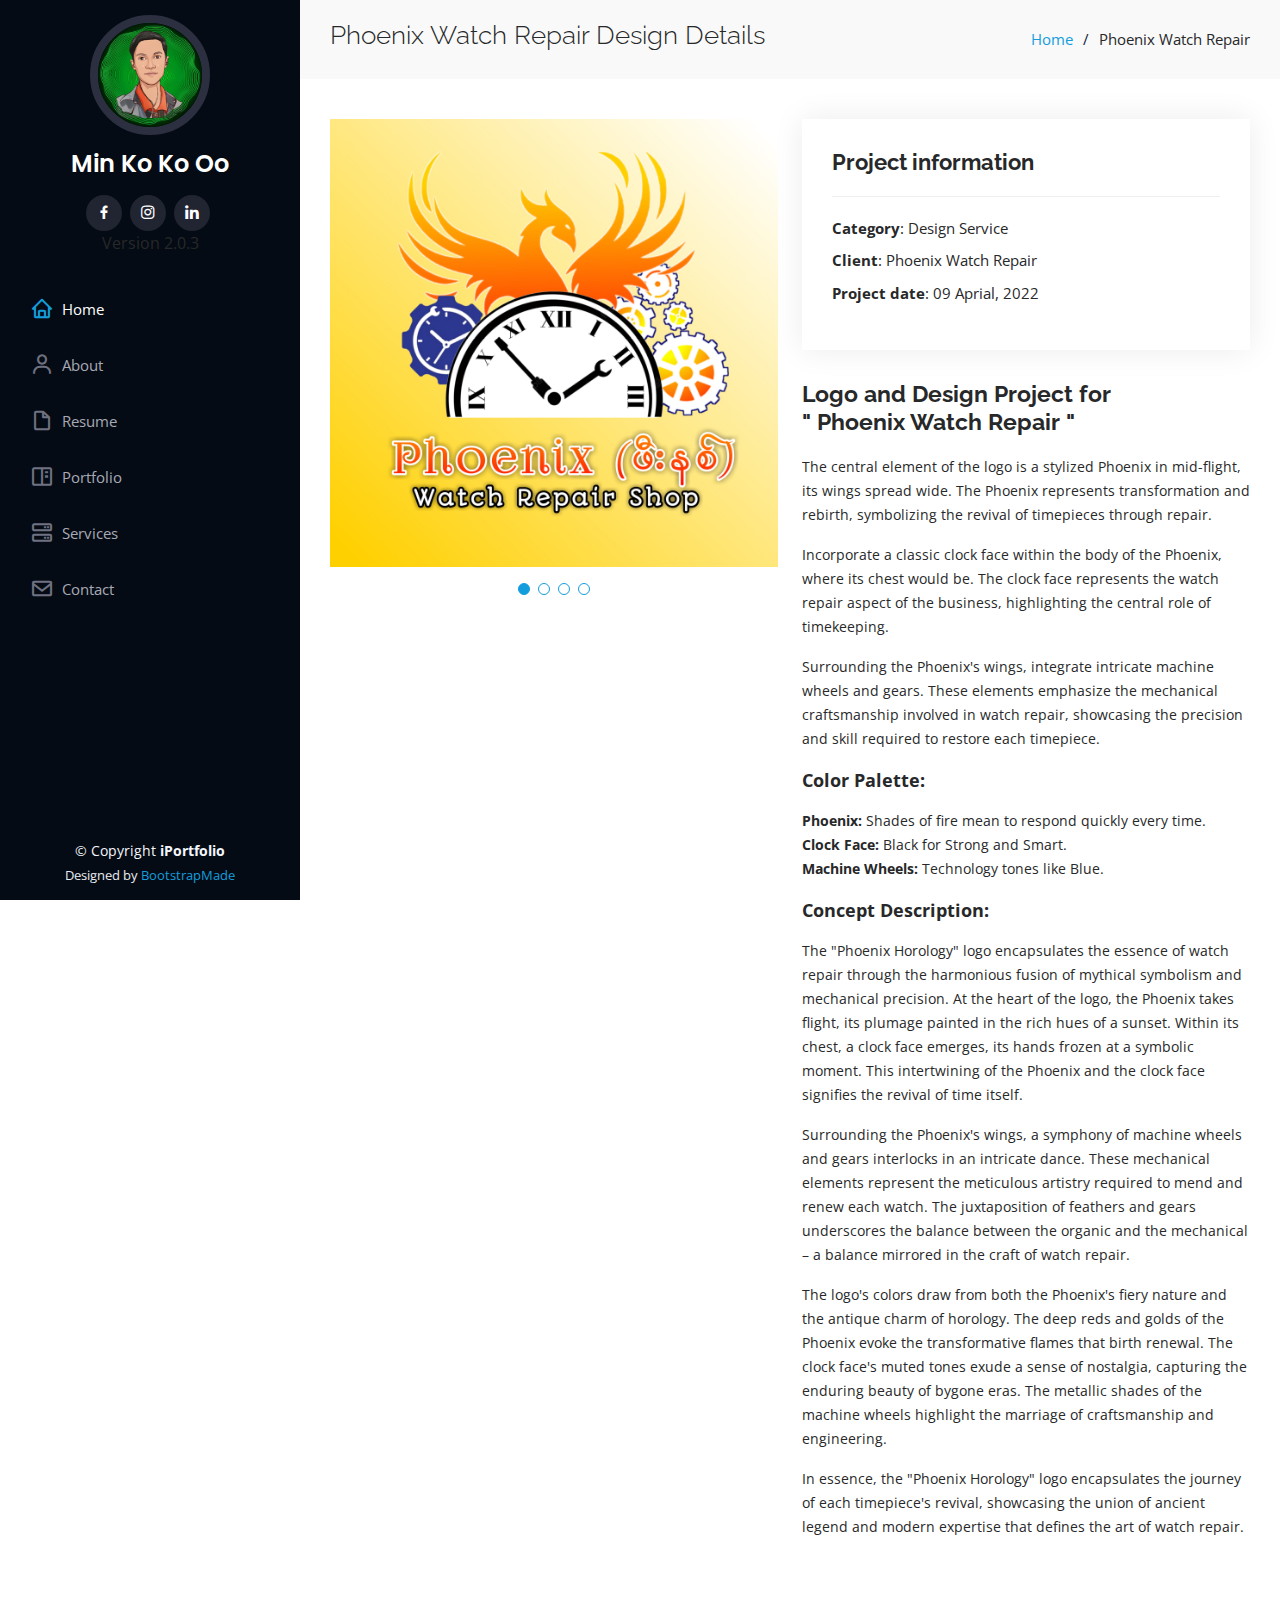
<file: Phoenix-Watch-Repair.html>
<!DOCTYPE html>
<html lang="en">

<head>
  <meta charset="utf-8">
  <meta content="width=device-width, initial-scale=1.0" name="viewport">

  <title>Phoenix Watch Repair</title>
  <meta content="" name="description">
  <meta content="" name="keywords">

  <!-- Favicons -->
  <link href="assets/img/favicon.png" rel="icon">
  <link href="assets/img/apple-touch-icon.png" rel="apple-touch-icon">

  <!-- Google Fonts -->
  <link href="https://fonts.googleapis.com/css?family=Open+Sans:300,300i,400,400i,600,600i,700,700i|Raleway:300,300i,400,400i,500,500i,600,600i,700,700i|Poppins:300,300i,400,400i,500,500i,600,600i,700,700i" rel="stylesheet">

  <!-- Vendor CSS Files -->
  <link href="assets/vendor/aos/aos.css" rel="stylesheet">
  <link href="assets/vendor/bootstrap/css/bootstrap.min.css" rel="stylesheet">
  <link href="assets/vendor/bootstrap-icons/bootstrap-icons.css" rel="stylesheet">
  <link href="assets/vendor/boxicons/css/boxicons.min.css" rel="stylesheet">
  <link href="assets/vendor/glightbox/css/glightbox.min.css" rel="stylesheet">
  <link href="assets/vendor/swiper/swiper-bundle.min.css" rel="stylesheet">

  <!-- Template Main CSS File -->
  <link href="assets/css/style.css" rel="stylesheet">

  <!-- =======================================================
  * Template Name: iPortfolio
  * Updated: Jul 27 2023 with Bootstrap v5.3.1
  * Template URL: https://bootstrapmade.com/iportfolio-bootstrap-portfolio-websites-template/
  * Author: BootstrapMade.com
  * License: https://bootstrapmade.com/license/
  ======================================================== -->


</head>

<body>

  <!-- ======= Mobile nav toggle button ======= -->
  <i class="bi bi-list mobile-nav-toggle d-xl-none"></i>

  <!-- ======= Header ======= -->
  <header id="header">
    <div class="d-flex flex-column">

      <div class="profile">
        <img src="assets/img/profile-img.jpg" alt="" class="img-fluid rounded-circle">
        <h1 class="text-light"><a href="index.html">Min Ko Ko Oo</option></a></h1>
        <div class="social-links mt-3 text-center">
          <!-- <a href="#" class="twitter"><i class="bx bxl-twitter"></i></a> -->
          <a href="https://www.facebook.com/DesignerMgKyalNgar" class="facebook"><i class="bx bxl-facebook"></i></a>
          <a href="https://www.instagram.com/mgkyalngar" class="instagram"><i class="bx bxl-instagram"></i></a>
          <!-- <a href="#" class="google-plus"><i class="bx bxl-skype"></i></a> -->
          <a href="https://mm.linkedin.com/in/min-ko-ko-oo-a61aa5134" class="linkedin"><i class="bx bxl-linkedin"></i></a>
        </div>
        <div><center>Version 2.0.3</center></div>
      </div>

      <nav id="navbar" class="nav-menu navbar">
        <ul>
          <li><a href="#hero" class="nav-link scrollto active"><i class="bx bx-home"></i> <span>Home</span></a></li>
          <li><a href="#about" class="nav-link scrollto"><i class="bx bx-user"></i> <span>About</span></a></li>
          <li><a href="#resume" class="nav-link scrollto"><i class="bx bx-file-blank"></i> <span>Resume</span></a></li>
          <li><a href="#portfolio" class="nav-link scrollto"><i class="bx bx-book-content"></i> <span>Portfolio</span></a></li>
          <li><a href="#services" class="nav-link scrollto"><i class="bx bx-server"></i> <span>Services</span></a></li>
          <li><a href="#contact" class="nav-link scrollto"><i class="bx bx-envelope"></i> <span>Contact</span></a></li>
        </ul>
      </nav><!-- .nav-menu -->
    </div>
  </header><!-- End Header -->

  <main id="main">

    <!-- ======= Breadcrumbs ======= -->
    <section id="breadcrumbs" class="breadcrumbs">
      <div class="container">

        <div class="d-flex justify-content-between align-items-center">
          <h2>Phoenix Watch Repair Design Details</h2>
          <ol>
            <li><a href="index.html">Home</a></li>
            <li>Phoenix Watch Repair</li>
          </ol>
        </div>

      </div>
    </section><!-- End Breadcrumbs -->

    <!-- ======= Portfolio Details Section ======= -->
    <section id="portfolio-details" class="portfolio-details">
      <div class="container">

        <div class="row gy-4">

          <div class="col-lg-6">
            <div class="portfolio-details-slider swiper">
              <div class="swiper-wrapper align-items-center">

                <div class="swiper-slide">
                  <img src="assets/img/Phoenix Watch repair/PWR Main Color.jpg" alt="">
				  
                </div>

                <div class="swiper-slide">
                  <img src="assets/img/Phoenix Watch repair/PWR Main White.jpg" alt="">
                </div>

                <div class="swiper-slide">
                  <img src="assets/img/Phoenix Watch repair/PWR Banner.jpg" alt="">
                </div>
				
				<div class="swiper-slide">
                  <img src="assets/img/Phoenix Watch repair/PWR Banner 2.jpg" alt="">
                </div>

              </div>
              <div class="swiper-pagination"></div>
            </div>
          </div>

          <div class="col-lg-6">
            <div class="portfolio-info">
              <h3>Project information</h3>
              <ul>
                <li><strong>Category</strong>: Design Service</li>
                <li><strong>Client</strong>: Phoenix Watch Repair </li>
                <li><strong>Project date</strong>: 09 Aprial, 2022</li>
              </ul>
            </div>
	
          <div class="portfolio-description">
              <h2>Logo and Design Project for <br> " Phoenix Watch Repair "</h2>
        
			<div class="logo-description">
				<p>The central element of the logo is a stylized Phoenix in mid-flight, its wings spread wide. The Phoenix represents transformation and rebirth, symbolizing the revival of timepieces through repair.</p>
				<p>Incorporate a classic clock face within the body of the Phoenix, where its chest would be. The clock face represents the watch repair aspect of the business, highlighting the central role of timekeeping.</p>
				<p>Surrounding the Phoenix's wings, integrate intricate machine wheels and gears. These elements emphasize the mechanical craftsmanship involved in watch repair, showcasing the precision and skill required to restore each timepiece.</p>
			
				<div class="logo-subtitle">Color Palette:</div>
				<p> <b>Phoenix:</b> Shades of fire mean to respond quickly every time.<br> <b>Clock Face:</b> Black for Strong and Smart.<br> <b>Machine Wheels:</b> Technology tones like Blue.</p>
				<div class="logo-subtitle">Concept Description:</div>
				<p>The "Phoenix Horology" logo encapsulates the essence of watch repair through the harmonious fusion of mythical symbolism and mechanical precision. At the heart of the logo, the Phoenix takes flight, its plumage painted in the rich hues of a sunset. Within its chest, a clock face emerges, its hands frozen at a symbolic moment. This intertwining of the Phoenix and the clock face signifies the revival of time itself.</p>

				<p>Surrounding the Phoenix's wings, a symphony of machine wheels and gears interlocks in an intricate dance. These mechanical elements represent the meticulous artistry required to mend and renew each watch. The juxtaposition of feathers and gears underscores the balance between the organic and the mechanical – a balance mirrored in the craft of watch repair.</p>

				<p>The logo's colors draw from both the Phoenix's fiery nature and the antique charm of horology. The deep reds and golds of the Phoenix evoke the transformative flames that birth renewal. The clock face's muted tones exude a sense of nostalgia, capturing the enduring beauty of bygone eras. The metallic shades of the machine wheels highlight the marriage of craftsmanship and engineering.</p>

				<p>In essence, the "Phoenix Horology" logo encapsulates the journey of each timepiece's revival, showcasing the union of ancient legend and modern expertise that defines the art of watch repair.</p>
			</div>
		  </div>

  
              </p>
            </div>
          </div>

        </div>

      </div>
    </section><!-- End Portfolio Details Section -->

  </main><!-- End #main -->

  <!-- ======= Footer ======= -->
  <footer id="footer">
    <div class="container">
      <div class="copyright">
        &copy; Copyright <strong><span>iPortfolio</span></strong>
      </div>
      <div class="credits">
        <!-- All the links in the footer should remain intact. -->
        <!-- You can delete the links only if you purchased the pro version. -->
        <!-- Licensing information: https://bootstrapmade.com/license/ -->
        <!-- Purchase the pro version with working PHP/AJAX contact form: https://bootstrapmade.com/iportfolio-bootstrap-portfolio-websites-template/ -->
        Designed by <a href="https://bootstrapmade.com/">BootstrapMade</a>
      </div>
    </div>
  </footer><!-- End  Footer -->

  <a href="#" class="back-to-top d-flex align-items-center justify-content-center"><i class="bi bi-arrow-up-short"></i></a>

  <!-- Vendor JS Files -->
  <script src="assets/vendor/purecounter/purecounter_vanilla.js"></script>
  <script src="assets/vendor/aos/aos.js"></script>
  <script src="assets/vendor/bootstrap/js/bootstrap.bundle.min.js"></script>
  <script src="assets/vendor/glightbox/js/glightbox.min.js"></script>
  <script src="assets/vendor/isotope-layout/isotope.pkgd.min.js"></script>
  <script src="assets/vendor/swiper/swiper-bundle.min.js"></script>
  <script src="assets/vendor/typed.js/typed.umd.js"></script>
  <script src="assets/vendor/waypoints/noframework.waypoints.js"></script>
  <script src="assets/vendor/php-email-form/validate.js"></script>

  <!-- Template Main JS File -->
  <script src="assets/js/main.js"></script>

</body>

</html>
</file>
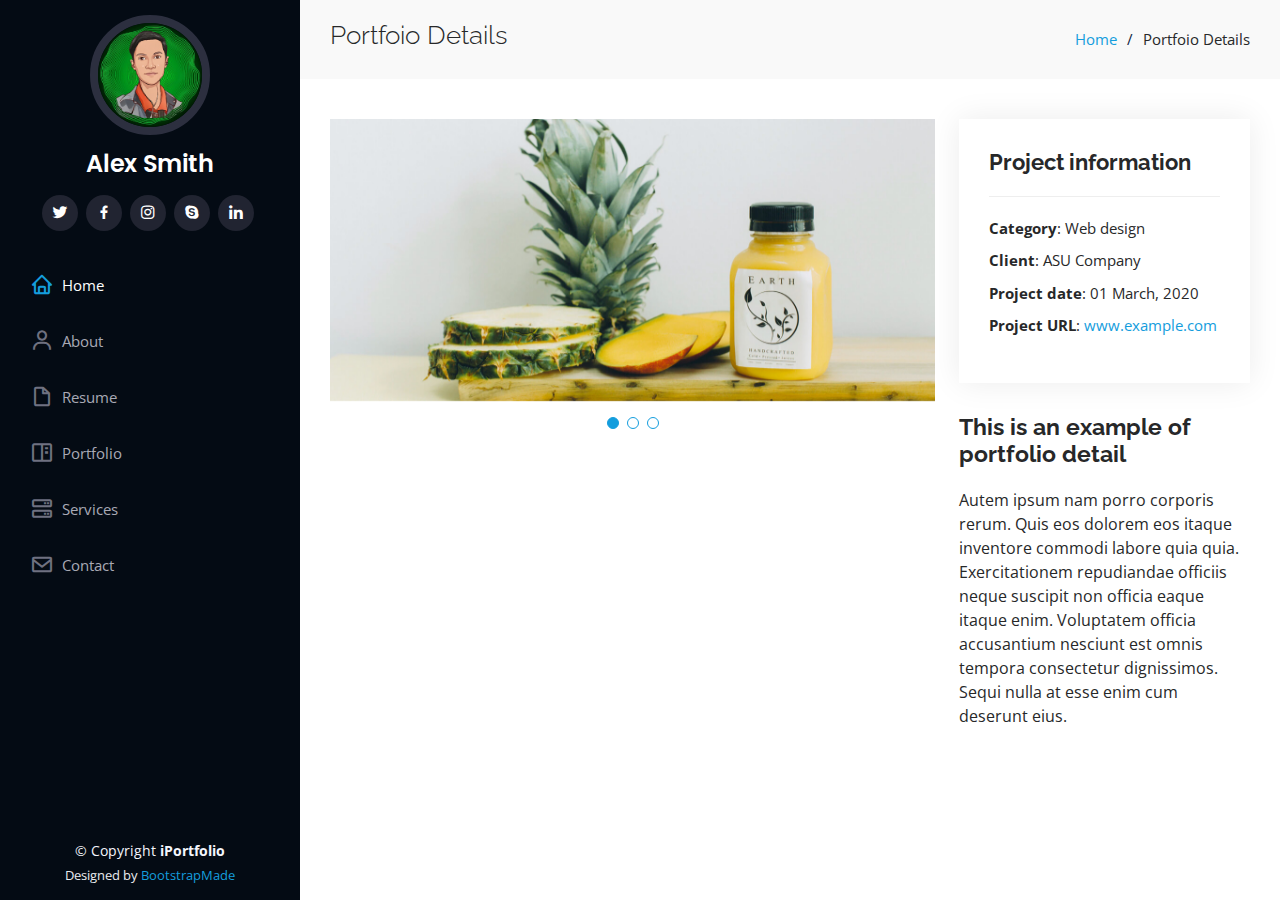
<file: portfolio-details.html>
<!DOCTYPE html>
<html lang="en">

<head>
  <meta charset="utf-8">
  <meta content="width=device-width, initial-scale=1.0" name="viewport">

  <title>Portfolio Details - iPortfolio Bootstrap Template</title>
  <meta content="" name="description">
  <meta content="" name="keywords">

  <!-- Favicons -->
  <link href="assets/img/favicon.png" rel="icon">
  <link href="assets/img/apple-touch-icon.png" rel="apple-touch-icon">

  <!-- Google Fonts -->
  <link href="https://fonts.googleapis.com/css?family=Open+Sans:300,300i,400,400i,600,600i,700,700i|Raleway:300,300i,400,400i,500,500i,600,600i,700,700i|Poppins:300,300i,400,400i,500,500i,600,600i,700,700i" rel="stylesheet">

  <!-- Vendor CSS Files -->
  <link href="assets/vendor/aos/aos.css" rel="stylesheet">
  <link href="assets/vendor/bootstrap/css/bootstrap.min.css" rel="stylesheet">
  <link href="assets/vendor/bootstrap-icons/bootstrap-icons.css" rel="stylesheet">
  <link href="assets/vendor/boxicons/css/boxicons.min.css" rel="stylesheet">
  <link href="assets/vendor/glightbox/css/glightbox.min.css" rel="stylesheet">
  <link href="assets/vendor/swiper/swiper-bundle.min.css" rel="stylesheet">

  <!-- Template Main CSS File -->
  <link href="assets/css/style.css" rel="stylesheet">

  <!-- =======================================================
  * Template Name: iPortfolio
  * Updated: Jul 27 2023 with Bootstrap v5.3.1
  * Template URL: https://bootstrapmade.com/iportfolio-bootstrap-portfolio-websites-template/
  * Author: BootstrapMade.com
  * License: https://bootstrapmade.com/license/
  ======================================================== -->
</head>

<body>

  <!-- ======= Mobile nav toggle button ======= -->
  <i class="bi bi-list mobile-nav-toggle d-xl-none"></i>

  <!-- ======= Header ======= -->
  <header id="header">
    <div class="d-flex flex-column">

      <div class="profile">
        <img src="assets/img/profile-img.jpg" alt="" class="img-fluid rounded-circle">
        <h1 class="text-light"><a href="index.html">Alex Smith</a></h1>
        <div class="social-links mt-3 text-center">
          <a href="#" class="twitter"><i class="bx bxl-twitter"></i></a>
          <a href="#" class="facebook"><i class="bx bxl-facebook"></i></a>
          <a href="#" class="instagram"><i class="bx bxl-instagram"></i></a>
          <a href="#" class="google-plus"><i class="bx bxl-skype"></i></a>
          <a href="#" class="linkedin"><i class="bx bxl-linkedin"></i></a>
        </div>
      </div>

      <nav id="navbar" class="nav-menu navbar">
        <ul>
          <li><a href="#hero" class="nav-link scrollto active"><i class="bx bx-home"></i> <span>Home</span></a></li>
          <li><a href="#about" class="nav-link scrollto"><i class="bx bx-user"></i> <span>About</span></a></li>
          <li><a href="#resume" class="nav-link scrollto"><i class="bx bx-file-blank"></i> <span>Resume</span></a></li>
          <li><a href="#portfolio" class="nav-link scrollto"><i class="bx bx-book-content"></i> <span>Portfolio</span></a></li>
          <li><a href="#services" class="nav-link scrollto"><i class="bx bx-server"></i> <span>Services</span></a></li>
          <li><a href="#contact" class="nav-link scrollto"><i class="bx bx-envelope"></i> <span>Contact</span></a></li>
        </ul>
      </nav><!-- .nav-menu -->
    </div>
  </header><!-- End Header -->

  <main id="main">

    <!-- ======= Breadcrumbs ======= -->
    <section id="breadcrumbs" class="breadcrumbs">
      <div class="container">

        <div class="d-flex justify-content-between align-items-center">
          <h2>Portfoio Details</h2>
          <ol>
            <li><a href="index.html">Home</a></li>
            <li>Portfoio Details</li>
          </ol>
        </div>

      </div>
    </section><!-- End Breadcrumbs -->

    <!-- ======= Portfolio Details Section ======= -->
    <section id="portfolio-details" class="portfolio-details">
      <div class="container">

        <div class="row gy-4">

          <div class="col-lg-8">
            <div class="portfolio-details-slider swiper">
              <div class="swiper-wrapper align-items-center">

                <div class="swiper-slide">
                  <img src="assets/img/portfolio/portfolio-details-1.jpg" alt="">
                </div>

                <div class="swiper-slide">
                  <img src="assets/img/portfolio/portfolio-details-2.jpg" alt="">
                </div>

                <div class="swiper-slide">
                  <img src="assets/img/portfolio/portfolio-details-3.jpg" alt="">
                </div>

              </div>
              <div class="swiper-pagination"></div>
            </div>
          </div>

          <div class="col-lg-4">
            <div class="portfolio-info">
              <h3>Project information</h3>
              <ul>
                <li><strong>Category</strong>: Web design</li>
                <li><strong>Client</strong>: ASU Company</li>
                <li><strong>Project date</strong>: 01 March, 2020</li>
                <li><strong>Project URL</strong>: <a href="#">www.example.com</a></li>
              </ul>
            </div>
            <div class="portfolio-description">
              <h2>This is an example of portfolio detail</h2>
              <p>
                Autem ipsum nam porro corporis rerum. Quis eos dolorem eos itaque inventore commodi labore quia quia. Exercitationem repudiandae officiis neque suscipit non officia eaque itaque enim. Voluptatem officia accusantium nesciunt est omnis tempora consectetur dignissimos. Sequi nulla at esse enim cum deserunt eius.
              </p>
            </div>
          </div>

        </div>

      </div>
    </section><!-- End Portfolio Details Section -->

  </main><!-- End #main -->

  <!-- ======= Footer ======= -->
  <footer id="footer">
    <div class="container">
      <div class="copyright">
        &copy; Copyright <strong><span>iPortfolio</span></strong>
      </div>
      <div class="credits">
        <!-- All the links in the footer should remain intact. -->
        <!-- You can delete the links only if you purchased the pro version. -->
        <!-- Licensing information: https://bootstrapmade.com/license/ -->
        <!-- Purchase the pro version with working PHP/AJAX contact form: https://bootstrapmade.com/iportfolio-bootstrap-portfolio-websites-template/ -->
        Designed by <a href="https://bootstrapmade.com/">BootstrapMade</a>
      </div>
    </div>
  </footer><!-- End  Footer -->

  <a href="#" class="back-to-top d-flex align-items-center justify-content-center"><i class="bi bi-arrow-up-short"></i></a>

  <!-- Vendor JS Files -->
  <script src="assets/vendor/purecounter/purecounter_vanilla.js"></script>
  <script src="assets/vendor/aos/aos.js"></script>
  <script src="assets/vendor/bootstrap/js/bootstrap.bundle.min.js"></script>
  <script src="assets/vendor/glightbox/js/glightbox.min.js"></script>
  <script src="assets/vendor/isotope-layout/isotope.pkgd.min.js"></script>
  <script src="assets/vendor/swiper/swiper-bundle.min.js"></script>
  <script src="assets/vendor/typed.js/typed.umd.js"></script>
  <script src="assets/vendor/waypoints/noframework.waypoints.js"></script>
  <script src="assets/vendor/php-email-form/validate.js"></script>

  <!-- Template Main JS File -->
  <script src="assets/js/main.js"></script>

</body>

</html>
</file>
<file: assets/css/style.css>
/**
* Template Name: iPortfolio
* Updated: Jul 27 2023 with Bootstrap v5.3.1
* Template URL: https://bootstrapmade.com/iportfolio-bootstrap-portfolio-websites-template/
* Author: BootstrapMade.com
* License: https://bootstrapmade.com/license/
*/

/*--------------------------------------------------------------
# General
--------------------------------------------------------------*/
body {
  font-family: "Open Sans", sans-serif;
  color: #272829;
}

a {
  color: #149ddd;
  text-decoration: none;
}

a:hover {
  color: #37b3ed;
  text-decoration: none;
}

h1,
h2,
h3,
h4,
h5,
h6 {
  font-family: "Raleway", sans-serif;
}

/*--------------------------------------------------------------
# Back to top button
--------------------------------------------------------------*/
.back-to-top {
  position: fixed;
  visibility: hidden;
  opacity: 0;
  right: 15px;
  bottom: 15px;
  z-index: 996;
  background: #149ddd;
  width: 40px;
  height: 40px;
  border-radius: 50px;
  transition: all 0.4s;
}

.back-to-top i {
  font-size: 28px;
  color: #fff;
  line-height: 0;
}

.back-to-top:hover {
  background: #2eafec;
  color: #fff;
}

.back-to-top.active {
  visibility: visible;
  opacity: 1;
}

/*--------------------------------------------------------------
# Header
--------------------------------------------------------------*/
#header {
  position: fixed;
  top: 0;
  left: 0;
  bottom: 0;
  width: 300px;
  transition: all ease-in-out 0.5s;
  z-index: 9997;
  transition: all 0.5s;
  padding: 0 15px;
  background: #040b14;
  overflow-y: auto;
}

#header .profile img {
  margin: 15px auto;
  display: block;
  width: 120px;
  border: 8px solid #2c2f3f;
}

#header .profile h1 {
  font-size: 24px;
  margin: 0;
  padding: 0;
  font-weight: 600;
  -moz-text-align-last: center;
  text-align-last: center;
  font-family: "Poppins", sans-serif;
}

#header .profile h1 a,
#header .profile h1 a:hover {
  color: #fff;
  text-decoration: none;
}

#header .profile .social-links a {
  font-size: 18px;
  display: inline-block;
  background: #212431;
  color: #fff;
  line-height: 1;
  padding: 8px 0;
  margin-right: 4px;
  border-radius: 50%;
  text-align: center;
  width: 36px;
  height: 36px;
  transition: 0.3s;
}

#header .profile .social-links a:hover {
  background: #149ddd;
  color: #fff;
  text-decoration: none;
}

#main {
  margin-left: 300px;
}

.container,
.container-fluid {
  padding-left: 30px;
  padding-right: 30px;
}

@media (max-width: 1199px) {
  #header {
    left: -300px;
  }

  #main {
    margin-left: 0;
  }

  .container,
  .container-fluid {
    padding-left: 12px;
    padding-right: 12px;
  }
}

/*--------------------------------------------------------------
# Navigation Menu
--------------------------------------------------------------*/
/* Desktop Navigation */
.nav-menu {
  padding: 30px 0 0 0;
}

.nav-menu * {
  margin: 0;
  padding: 0;
  list-style: none;
}

.nav-menu>ul>li {
  position: relative;
  white-space: nowrap;
}

.nav-menu a,
.nav-menu a:focus {
  display: flex;
  align-items: center;
  color: #a8a9b4;
  padding: 12px 15px;
  margin-bottom: 8px;
  transition: 0.3s;
  font-size: 15px;
}

.nav-menu a i,
.nav-menu a:focus i {
  font-size: 24px;
  padding-right: 8px;
  color: #6f7180;
}

.nav-menu a:hover,
.nav-menu .active,
.nav-menu .active:focus,
.nav-menu li:hover>a {
  text-decoration: none;
  color: #fff;
}

.nav-menu a:hover i,
.nav-menu .active i,
.nav-menu .active:focus i,
.nav-menu li:hover>a i {
  color: #149ddd;
}

/* Mobile Navigation */
.mobile-nav-toggle {
  position: fixed;
  right: 15px;
  top: 15px;
  z-index: 9998;
  border: 0;
  font-size: 24px;
  transition: all 0.4s;
  outline: none !important;
  background-color: #149ddd;
  color: #fff;
  width: 40px;
  height: 40px;
  display: inline-flex;
  align-items: center;
  justify-content: center;
  line-height: 0;
  border-radius: 50px;
  cursor: pointer;
}

.mobile-nav-active {
  overflow: hidden;
}

.mobile-nav-active #header {
  left: 0;
}

/*--------------------------------------------------------------
# Hero Section
--------------------------------------------------------------*/
#hero {
  width: 100%;
  height: 100vh;
  background: url("../img/hero-bg.jpg") top center;
  background-size: cover;
}

#hero:before {
  content: "";
  background: rgba(5, 13, 24, 0.3);
  position: absolute;
  bottom: 0;
  top: 0;
  left: 0;
  right: 0;
  z-index: 1;
}

#hero .hero-container {
  position: relative;
  z-index: 2;
  min-width: 300px;
}

#hero h1 {
  margin: 0 0 10px 0;
  font-size: 64px;
  font-weight: 700;
  line-height: 56px;
  color: #fff;
}

#hero p {
  color: #fff;
  margin-bottom: 50px;
  font-size: 26px;
  font-family: "Poppins", sans-serif;
}

#hero p span {
  color: #fff;
  padding-bottom: 4px;
  letter-spacing: 1px;
  border-bottom: 3px solid #149ddd;
}

@media (min-width: 1024px) {
  #hero {
    background-attachment: fixed;
  }
}

@media (max-width: 768px) {
  #hero h1 {
    font-size: 28px;
    line-height: 36px;
  }

  #hero h2 {
    font-size: 18px;
    line-height: 24px;
    margin-bottom: 30px;
  }
}

/*--------------------------------------------------------------
# Sections General
--------------------------------------------------------------*/
section {
  padding: 60px 0;
  overflow: hidden;
}

.section-bg {
  background: #f5f8fd;
}

.section-title {
  padding-bottom: 30px;
}

.section-title h2 {
  font-size: 32px;
  font-weight: bold;
  margin-bottom: 20px;
  padding-bottom: 20px;
  position: relative;
  color: #173b6c;
}

.section-title h2::after {
  content: "";
  position: absolute;
  display: block;
  width: 50px;
  height: 3px;
  background: #149ddd;
  bottom: 0;
  left: 0;
}

.section-title p {
  margin-bottom: 0;
}

/*--------------------------------------------------------------
# About
--------------------------------------------------------------*/
.about .content h3 {
  font-weight: 700;
  font-size: 26px;
  color: #173b6c;
}

.about .content ul {
  list-style: none;
  padding: 0;
}

.about .content ul li {
  margin-bottom: 20px;
  display: flex;
  align-items: center;
}

.about .content ul strong {
  margin-right: 10px;
}

.about .content ul i {
  font-size: 16px;
  margin-right: 5px;
  color: #149ddd;
  line-height: 0;
}

.about .content p:last-child {
  margin-bottom: 0;
}

/*--------------------------------------------------------------
# Facts
--------------------------------------------------------------*/
.facts {
  padding-bottom: 30px;
}

.facts .count-box {
  padding: 30px;
  width: 100%;
}

.facts .count-box i {
  display: block;
  font-size: 44px;
  color: #149ddd;
  float: left;
  line-height: 0;
}

.facts .count-box span {
  font-size: 48px;
  line-height: 40px;
  display: block;
  font-weight: 700;
  color: #050d18;
  margin-left: 60px;
}

.facts .count-box p {
  padding: 15px 0 0 0;
  margin: 0 0 0 60px;
  font-family: "Raleway", sans-serif;
  font-size: 14px;
  color: #122f57;
}

.facts .count-box a {
  font-weight: 600;
  display: block;
  margin-top: 20px;
  color: #122f57;
  font-size: 15px;
  font-family: "Poppins", sans-serif;
  transition: ease-in-out 0.3s;
}

.facts .count-box a:hover {
  color: #1f5297;
}

/*--------------------------------------------------------------
# Akills
--------------------------------------------------------------*/
.skills .progress {
  height: 60px;
  display: block;
  background: none;
  border-radius: 0;
}

.skills .progress .skill {
  padding: 0;
  margin: 0 0 6px 0;
  text-transform: uppercase;
  display: block;
  font-weight: 600;
  font-family: "Poppins", sans-serif;
  color: #050d18;
}

.skills .progress .skill .val {
  float: right;
  font-style: normal;
}

.skills .progress-bar-wrap {
  background: #dce8f8;
  height: 10px;
}

.skills .progress-bar {
  width: 1px;
  height: 10px;
  transition: 0.9s;
  background-color: #149ddd;
}

/*--------------------------------------------------------------
# Resume
--------------------------------------------------------------*/
.resume .resume-title {
  font-size: 26px;
  font-weight: 700;
  margin-top: 20px;
  margin-bottom: 20px;
  color: #050d18;
}

.resume .resume-item {
  padding: 0 0 20px 20px;
  margin-top: -2px;
  border-left: 2px solid #1f5297;
  position: relative;
}

.resume .resume-item h4 {
  line-height: 18px;
  font-size: 18px;
  font-weight: 600;
  text-transform: uppercase;
  font-family: "Poppins", sans-serif;
  color: #050d18;
  margin-bottom: 10px;
}

.resume .resume-item h5 {
  font-size: 16px;
  background: #e4edf9;
  padding: 5px 15px;
  display: inline-block;
  font-weight: 600;
  margin-bottom: 10px;
}

.resume .resume-item ul {
  padding-left: 20px;
}

.resume .resume-item ul li {
  padding-bottom: 10px;
}

.resume .resume-item:last-child {
  padding-bottom: 0;
}

.resume .resume-item::before {
  content: "";
  position: absolute;
  width: 16px;
  height: 16px;
  border-radius: 50px;
  left: -9px;
  top: 0;
  background: #fff;
  border: 2px solid #1f5297;
}

/*--------------------------------------------------------------
# Portfolio
--------------------------------------------------------------*/
.portfolio .portfolio-item {
  margin-bottom: 30px;
}
.square {
    aspect-ratio: 1 / 1;
}

.portfolio #portfolio-flters {
  padding: 0;
  margin: 0 auto 35px auto;
  list-style: none;
  text-align: center;
  background: #fff;
  border-radius: 50px;
  padding: 2px 15px;
}

.portfolio #portfolio-flters li {
  cursor: pointer;
  display: inline-block;
  padding: 10px 15px 8px 15px;
  font-size: 14px;
  font-weight: 600;
  line-height: 1;
  text-transform: uppercase;
  color: #272829;
  margin-bottom: 5px;
  transition: all 0.3s ease-in-out;
}

.portfolio #portfolio-flters li:hover,
.portfolio #portfolio-flters li.filter-active {
  color: #149ddd;
}

.portfolio #portfolio-flters li:last-child {
  margin-right: 0;
}

.portfolio .portfolio-wrap {
  transition: 0.3s;
  position: relative;
  overflow: hidden;
  z-index: 1;
}

.portfolio .portfolio-wrap::before {
  content: "";
  background: rgba(255, 255, 255, 0.5);
  position: absolute;
  left: 0;
  right: 0;
  top: 0;
  bottom: 0;
  transition: all ease-in-out 0.3s;
  z-index: 2;
  opacity: 0;
}

.portfolio .portfolio-wrap .portfolio-links {
  opacity: 1;
  left: 0;
  right: 0;
  bottom: -60px;
  z-index: 3;
  position: absolute;
  transition: all ease-in-out 0.3s;
  display: flex;
  justify-content: center;
}

.portfolio .portfolio-wrap .portfolio-links a {
  color: #fff;
  font-size: 28px;
  text-align: center;
  background: rgba(20, 157, 221, 0.75);
  transition: 0.3s;
  width: 50%;
}

.portfolio .portfolio-wrap .portfolio-links a:hover {
  background: rgba(20, 157, 221, 0.95);
}

.portfolio .portfolio-wrap .portfolio-links a+a {
  border-left: 1px solid #37b3ed;
}

.portfolio .portfolio-wrap:hover::before {
  top: 0;
  left: 0;
  right: 0;
  bottom: 0;
  opacity: 1;
}

.portfolio .portfolio-wrap:hover .portfolio-links {
  opacity: 1;
  bottom: 0;
}

/*--------------------------------------------------------------
# Portfolio Details
--------------------------------------------------------------*/
.portfolio-details {
  padding-top: 40px;
}

.portfolio-details .portfolio-details-slider img {
  width: 100%;
}

.portfolio-details .portfolio-details-slider .swiper-pagination {
  margin-top: 20px;
  position: relative;
}

.portfolio-details .portfolio-details-slider .swiper-pagination .swiper-pagination-bullet {
  width: 12px;
  height: 12px;
  background-color: #fff;
  opacity: 1;
  border: 1px solid #149ddd;
}

.portfolio-details .portfolio-details-slider .swiper-pagination .swiper-pagination-bullet-active {
  background-color: #149ddd;
}

.portfolio-details .portfolio-info {
  padding: 30px;
  box-shadow: 0px 0 30px rgba(5, 13, 24, 0.08);
}

.portfolio-details .portfolio-info h3 {
  font-size: 22px;
  font-weight: 700;
  margin-bottom: 20px;
  padding-bottom: 20px;
  border-bottom: 1px solid #eee;
}

.portfolio-details .portfolio-info ul {
  list-style: none;
  padding: 0;
  font-size: 15px;
}

.portfolio-details .portfolio-info ul li+li {
  margin-top: 10px;
}

.portfolio-details .portfolio-description {
  padding-top: 30px;
}

.portfolio-details .portfolio-description h2 {
  font-size: 23px;
  font-weight: 700;
  margin-bottom: 20px;
}

.portfolio-details .portfolio-description p {
  padding: 0;
}

/* --- Logo conctept --- */
.portfolio-details .logo-subtitle{
  font-weight: 700;
  margin-bottom: 15px;
  font-size: 18px;
}

.portfolio-details .logo-description p{
  line-height: 24px;
  font-size: 14px;
}

/*--------------------------------------------------------------
# Services
--------------------------------------------------------------*/
.services .icon-box {
  margin-bottom: 20px;
}

.services .icon {
  float: left;
  display: flex;
  align-items: center;
  justify-content: center;
  width: 54px;
  height: 54px;
  background: #149ddd;
  border-radius: 50%;
  transition: 0.5s;
  border: 1px solid #149ddd;
}

.services .icon i {
  color: #fff;
  font-size: 24px;
  line-height: 0;
}

.services .icon-box:hover .icon {
  background: #fff;
}

.services .icon-box:hover .icon i {
  color: #149ddd;
}

.services .title {
  margin-left: 80px;
  font-weight: 700;
  margin-bottom: 15px;
  font-size: 18px;
}

.services .title a {
  color: #343a40;
}

.services .title a:hover {
  color: #149ddd;
}

.services .description {
  margin-left: 80px;
  line-height: 24px;
  font-size: 14px;
}

/*--------------------------------------------------------------
# Testimonials
--------------------------------------------------------------*/
.testimonials .testimonials-carousel,
.testimonials .testimonials-slider {
  overflow: hidden;
}

.testimonials .testimonial-item {
  box-sizing: content-box;
  text-align: center;
  min-height: 320px;
}

.testimonials .testimonial-item .testimonial-img {
  width: 90px;
  border-radius: 50%;
  margin: 0 auto;
}

.testimonials .testimonial-item h3 {
  font-size: 18px;
  font-weight: bold;
  margin: 10px 0 5px 0;
  color: #111;
}

.testimonials .testimonial-item h4 {
  font-size: 14px;
  color: #999;
  margin: 0;
}

.testimonials .testimonial-item .quote-icon-left,
.testimonials .testimonial-item .quote-icon-right {
  color: #c3e8fa;
  font-size: 26px;
}

.testimonials .testimonial-item .quote-icon-left {
  display: inline-block;
  left: -5px;
  position: relative;
}

.testimonials .testimonial-item .quote-icon-right {
  display: inline-block;
  right: -5px;
  position: relative;
  top: 10px;
}

.testimonials .testimonial-item p {
  font-style: italic;
  margin: 0 15px 15px 15px;
  padding: 20px;
  background: #fff;
  position: relative;
  margin-bottom: 35px;
  border-radius: 6px;
  box-shadow: 0px 2px 15px rgba(0, 0, 0, 0.1);
}

.testimonials .testimonial-item p::after {
  content: "";
  width: 0;
  height: 0;
  border-top: 20px solid #fff;
  border-right: 20px solid transparent;
  border-left: 20px solid transparent;
  position: absolute;
  bottom: -20px;
  left: calc(50% - 20px);
}

.testimonials .swiper-pagination {
  margin-top: 20px;
  position: relative;
}

.testimonials .swiper-pagination .swiper-pagination-bullet {
  width: 12px;
  height: 12px;
  background-color: #fff;
  opacity: 1;
  border: 1px solid #149ddd;
}

.testimonials .swiper-pagination .swiper-pagination-bullet-active {
  background-color: #149ddd;
}

/*--------------------------------------------------------------
# Contact
--------------------------------------------------------------*/
.contact {
  padding-bottom: 130px;
}

.contact .info {
  padding: 30px;
  background: #fff;
  width: 100%;
  box-shadow: 0 0 24px 0 rgba(0, 0, 0, 0.12);
}

.contact .info i {
  font-size: 20px;
  color: #149ddd;
  float: left;
  width: 44px;
  height: 44px;
  background: #dff3fc;
  display: flex;
  justify-content: center;
  align-items: center;
  border-radius: 50px;
  transition: all 0.3s ease-in-out;
}

.contact .info h4 {
  padding: 0 0 0 60px;
  font-size: 22px;
  font-weight: 600;
  margin-bottom: 5px;
  color: #050d18;
}

.contact .info p {
  padding: 0 0 10px 60px;
  margin-bottom: 20px;
  font-size: 14px;
  color: #173b6c;
}

.contact .info .email p {
  padding-top: 5px;
}

.contact .info .social-links {
  padding-left: 60px;
}

.contact .info .social-links a {
  font-size: 18px;
  display: inline-block;
  background: #333;
  color: #fff;
  line-height: 1;
  padding: 8px 0;
  border-radius: 50%;
  text-align: center;
  width: 36px;
  height: 36px;
  transition: 0.3s;
  margin-right: 10px;
}

.contact .info .social-links a:hover {
  background: #149ddd;
  color: #fff;
}

.contact .info .email:hover i,
.contact .info .address:hover i,
.contact .info .phone:hover i {
  background: #149ddd;
  color: #fff;
}

.contact .php-email-form {
  width: 100%;
  padding: 30px;
  background: #fff;
  box-shadow: 0 0 24px 0 rgba(0, 0, 0, 0.12);
}

.contact .php-email-form .form-group {
  padding-bottom: 8px;
}

.contact .php-email-form .validate {
  display: none;
  color: red;
  margin: 0 0 15px 0;
  font-weight: 400;
  font-size: 13px;
}

.contact .php-email-form .error-message {
  display: none;
  color: #fff;
  background: #ed3c0d;
  text-align: left;
  padding: 15px;
  font-weight: 600;
}

.contact .php-email-form .error-message br+br {
  margin-top: 25px;
}

.contact .php-email-form .sent-message {
  display: none;
  color: #fff;
  background: #18d26e;
  text-align: center;
  padding: 15px;
  font-weight: 600;
}

.contact .php-email-form .loading {
  display: none;
  background: #fff;
  text-align: center;
  padding: 15px;
}

.contact .php-email-form .loading:before {
  content: "";
  display: inline-block;
  border-radius: 50%;
  width: 24px;
  height: 24px;
  margin: 0 10px -6px 0;
  border: 3px solid #18d26e;
  border-top-color: #eee;
  animation: animate-loading 1s linear infinite;
}

.contact .php-email-form .form-group {
  margin-bottom: 15px;
}

.contact .php-email-form label {
  padding-bottom: 8px;
}

.contact .php-email-form input,
.contact .php-email-form textarea {
  border-radius: 0;
  box-shadow: none;
  font-size: 14px;
}

.contact .php-email-form input {
  height: 44px;
}

.contact .php-email-form textarea {
  padding: 10px 15px;
}

.contact .php-email-form button[type=submit] {
  background: #149ddd;
  border: 0;
  padding: 10px 24px;
  color: #fff;
  transition: 0.4s;
  border-radius: 4px;
}

.contact .php-email-form button[type=submit]:hover {
  background: #37b3ed;
}

@keyframes animate-loading {
  0% {
    transform: rotate(0deg);
  }

  100% {
    transform: rotate(360deg);
  }
}

/*--------------------------------------------------------------
# Breadcrumbs
--------------------------------------------------------------*/
.breadcrumbs {
  padding: 20px 0;
  background: #f9f9f9;
}

.breadcrumbs h2 {
  font-size: 26px;
  font-weight: 300;
}

.breadcrumbs ol {
  display: flex;
  flex-wrap: wrap;
  list-style: none;
  padding: 0;
  margin: 0;
  font-size: 15px;
}

.breadcrumbs ol li+li {
  padding-left: 10px;
}

.breadcrumbs ol li+li::before {
  display: inline-block;
  padding-right: 10px;
  color: #0e2442;
  content: "/";
}

@media (max-width: 768px) {
  .breadcrumbs .d-flex {
    display: block !important;
  }

  .breadcrumbs ol {
    display: block;
  }

  .breadcrumbs ol li {
    display: inline-block;
  }
}

/*--------------------------------------------------------------
# Footer
--------------------------------------------------------------*/
#footer {
  padding: 15px;
  color: #f4f6fd;
  font-size: 14px;
  position: fixed;
  left: 0;
  bottom: 0;
  width: 300px;
  z-index: 9999;
  background: #040b14;
}

#footer .copyright {
  text-align: center;
}

#footer .credits {
  padding-top: 5px;
  text-align: center;
  font-size: 13px;
  color: #eaebf0;
}

@media (max-width: 1199px) {
  #footer {
    position: static;
    width: auto;
    padding-right: 20px 15px;
  }
}
</file>
